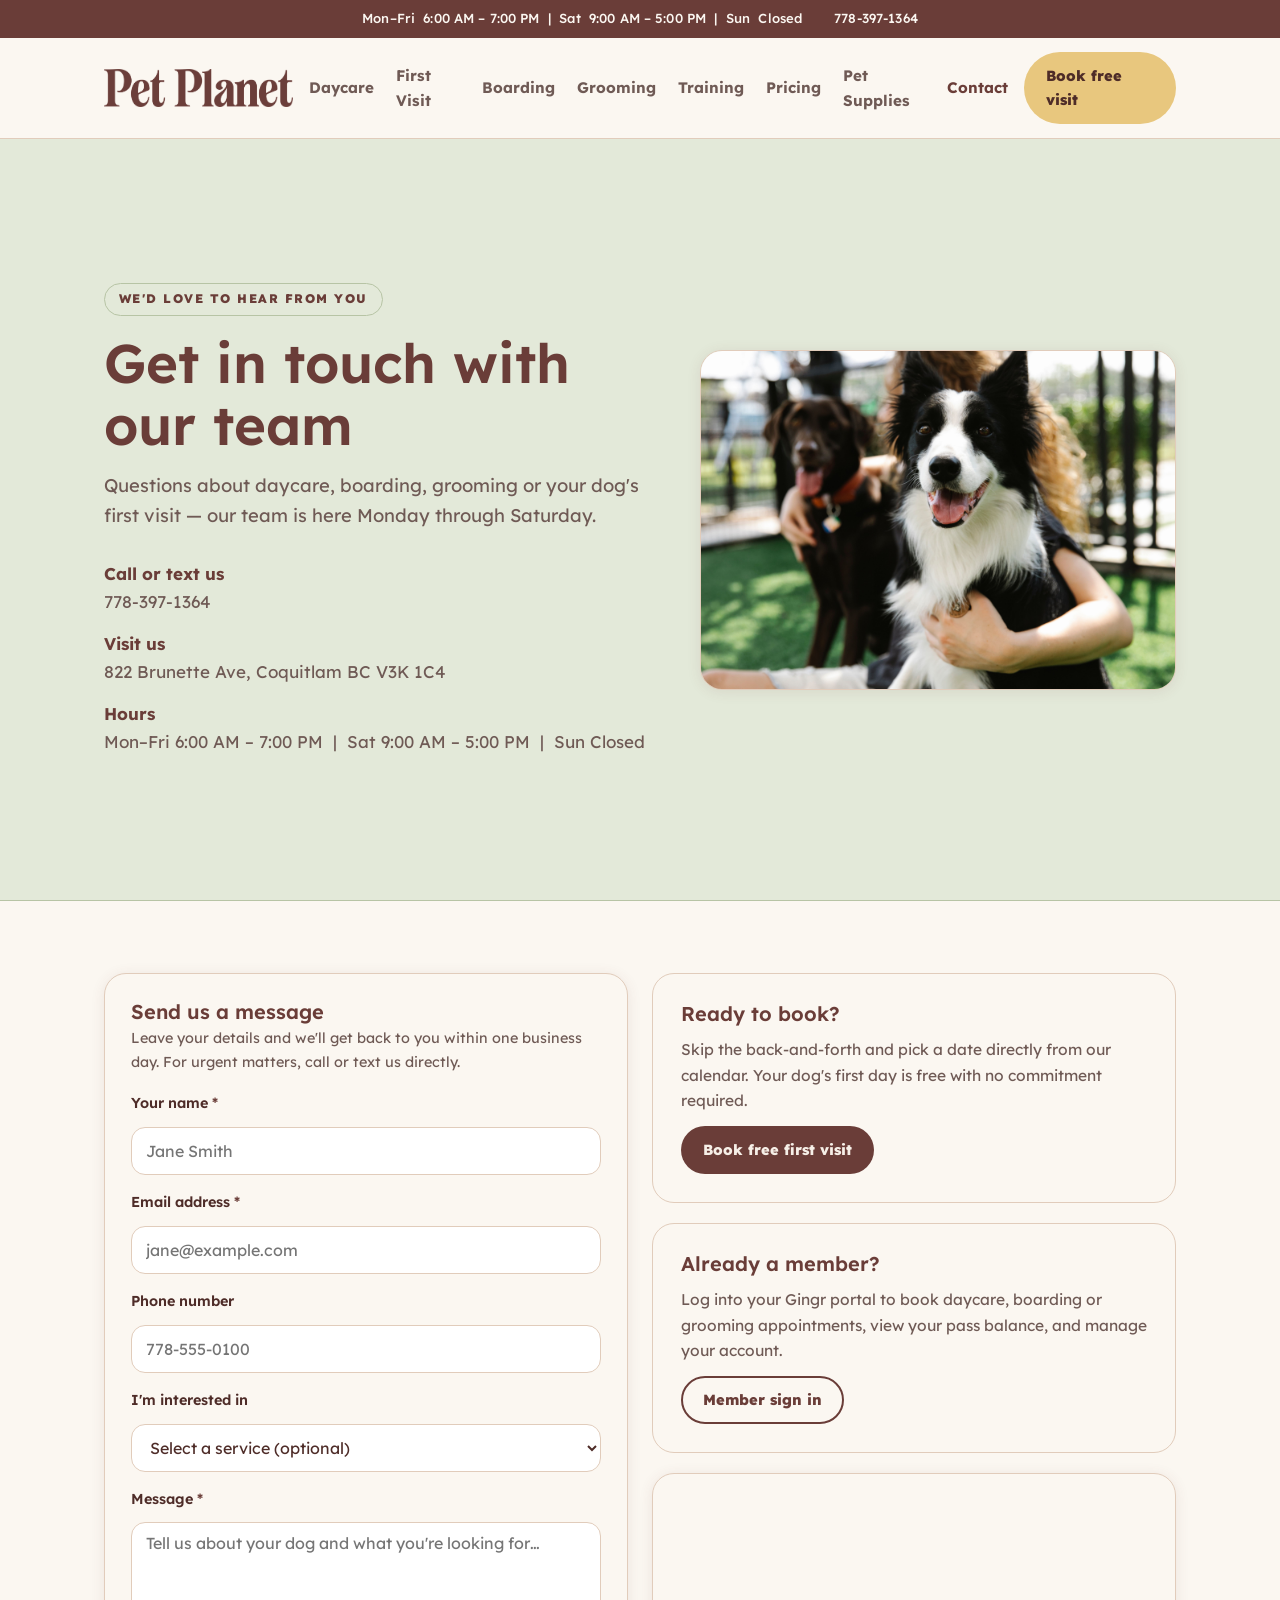
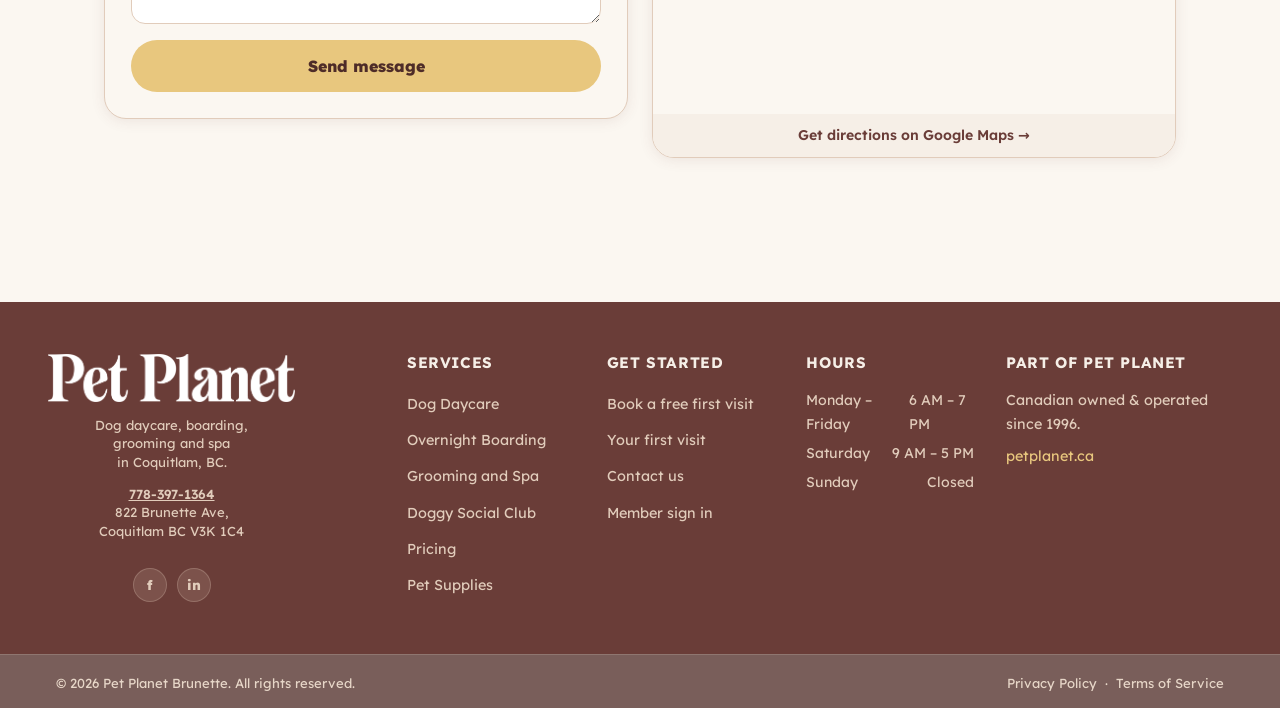
<file: contact.html>
<!DOCTYPE html>
<html lang="en">
<head>
<!-- Google tag (gtag.js) -->
<script async src="https://www.googletagmanager.com/gtag/js?id=G-MD1CS3MQ7S"></script>
<script>
  window.dataLayer = window.dataLayer || [];
  function gtag(){dataLayer.push(arguments);}
  gtag('js', new Date());

  gtag('config', 'G-MD1CS3MQ7S');
</script>
<meta charset="UTF-8">
<meta name="viewport" content="width=device-width, initial-scale=1">
<title>Contact Us | Pet Planet Brunette Dog Daycare Coquitlam</title>
<meta name="description" content="Get in touch with Pet Planet Brunette. Questions about daycare, boarding, grooming or your first visit — we're here to help. Call 778-397-1364 or send us a message.">
<link rel="preconnect" href="https://fonts.googleapis.com">
<link rel="preconnect" href="https://fonts.gstatic.com" crossorigin>
<link href="https://fonts.googleapis.com/css2?family=Lexend:wght@300;400;500;600;700;800&display=swap" rel="stylesheet">
<link rel="stylesheet" href="assets/styles.css">
<style>
  .form-group { display: flex; flex-direction: column; gap: 6px; }
  .form-group label { font-size: 0.9rem; font-weight: 600; color: var(--bark-deep); }
  .form-group input, .form-group select, .form-group textarea {
    padding: 10px 14px; border: 1.5px solid var(--bone); border-radius: var(--radius);
    font-family: inherit; font-size: 1rem; color: var(--bark-deep);
    background: #fff; transition: border-color 0.15s;
  }
  .form-group input:focus, .form-group select:focus, .form-group textarea:focus {
    outline: none; border-color: var(--bark);
  }
  .form-group textarea { resize: vertical; min-height: 100px; }
</style>
</head>
<body>

<div class="top-bar">
  <span>Mon&ndash;Fri &nbsp;6:00 AM &ndash; 7:00 PM &nbsp;|&nbsp; Sat &nbsp;9:00 AM &ndash; 5:00 PM &nbsp;|&nbsp; Sun &nbsp;Closed</span>
  <span><a href="tel:7783971364">778-397-1364</a></span>
</div>
<header class="site-header">
  <div class="header-inner">
    <a class="logo" href="index.html">
      <img class="logo-img"
           src="assets/Pet-Planet-Wordmark-Bark-RGB.png"
           alt="Pet Planet Brunette"
           onerror="this.style.display='none';this.nextElementSibling.style.display='inline'">
      <span class="logo-fallback">Pet Planet <span>Brunette</span></span>
    </a>
    <button class="nav-toggle" aria-expanded="false" aria-label="Open menu">&#9776;</button>
    <nav class="main-nav">
      <a href="index.html">Daycare</a>
      <a href="first-visit.html">First Visit</a>
      <a href="boarding.html">Boarding</a>
      <a href="grooming.html">Grooming</a>
      <a href="training.html">Training</a>
      <a href="pricing.html">Pricing</a>
      <a href="pet-supplies.html">Pet Supplies</a>
      <a href="contact.html" class="active">Contact</a>
    </nav>
    <div class="header-cta">
      
      <a class="btn btn-primary btn-sm" href="book.html">Book free visit</a>
    </div>
  </div>
</header>

<section class="hero">
  <div class="hero-inner">
    <div>
      <span class="eyebrow">We'd love to hear from you</span>
      <h1>Get in touch with our team</h1>
      <p class="lede" style="margin-top:14px;">Questions about daycare, boarding, grooming or your dog's first visit — our team is here Monday through Saturday.</p>
      <div style="margin-top:28px; display:flex; flex-direction:column; gap:14px;">
        <div style="display:flex; align-items:center; gap:12px;">
          <div>
            <div style="font-weight:700;color:var(--bark);">Call or text us</div>
            <a href="tel:7783971364" style="color:var(--ink-soft);text-decoration:none;">778-397-1364</a>
          </div>
        </div>
        <div style="display:flex; align-items:center; gap:12px;">
          <div>
            <div style="font-weight:700;color:var(--bark);">Visit us</div>
            <span style="color:var(--ink-soft);">822 Brunette Ave, Coquitlam BC V3K 1C4</span>
          </div>
        </div>
        <div style="display:flex; align-items:center; gap:12px;">
          <div>
            <div style="font-weight:700;color:var(--bark);">Hours</div>
            <span style="color:var(--ink-soft);">Mon&ndash;Fri 6:00 AM &ndash; 7:00 PM &nbsp;|&nbsp; Sat 9:00 AM &ndash; 5:00 PM &nbsp;|&nbsp; Sun Closed</span>
          </div>
        </div>
      </div>
    </div>
    <img class="hero-side-img" src="assets/dog-summer.jpg" alt="Happy dog at Pet Planet Brunette">
  </div>
</section>

<section>
  <div class="wrap">
    <div class="grid-2" style="align-items:start;">

      <!-- Contact form -->
      <div class="panel">
        <h3>Send us a message</h3>
        <p class="sub" style="margin-bottom:18px;">Leave your details and we'll get back to you within one business day. For urgent matters, call or text us directly.</p>
        <form id="contact-form" novalidate style="display:flex;flex-direction:column;gap:16px;">
          <div class="form-group">
            <label for="cf-name">Your name <span style="color:var(--bark);">*</span></label>
            <input type="text" id="cf-name" name="name" required autocomplete="name" placeholder="Jane Smith">
          </div>
          <div class="form-group">
            <label for="cf-email">Email address <span style="color:var(--bark);">*</span></label>
            <input type="email" id="cf-email" name="email" required autocomplete="email" placeholder="jane@example.com">
          </div>
          <div class="form-group">
            <label for="cf-phone">Phone number</label>
            <input type="tel" id="cf-phone" name="phone" autocomplete="tel" placeholder="778-555-0100">
          </div>
          <div class="form-group">
            <label for="cf-service">I'm interested in</label>
            <select id="cf-service" name="service">
              <option value="">Select a service (optional)</option>
              <option value="daycare">Dog Daycare</option>
              <option value="boarding">Overnight Boarding</option>
              <option value="grooming">Grooming &amp; Spa</option>
              <option value="daycare-boarding">Daycare + Boarding</option>
              <option value="training">Dog Training (Doggy Social Club)</option>
              <option value="not-sure">Not sure yet</option>
            </select>
          </div>
          <div class="form-group">
            <label for="cf-message">Message <span style="color:var(--bark);">*</span></label>
            <textarea id="cf-message" name="message" required rows="4" placeholder="Tell us about your dog and what you're looking for…"></textarea>
          </div>
          <div id="cf-error" style="display:none;color:var(--bark-deep);font-size:0.9rem;font-weight:600;"></div>
          <button type="submit" class="btn btn-primary" id="cf-submit">Send message</button>
        </form>
        <div id="cf-success" style="display:none;padding:20px;background:var(--sage-light);border-radius:var(--radius);text-align:center;">
          <strong style="color:var(--bark);">Message sent!</strong>
          <p style="margin-top:8px;color:var(--ink-soft);">We've received your message and will get back to you within one business day. Check your inbox for a confirmation.</p>
        </div>
        <script>
        (function(){
          var form = document.getElementById('contact-form');
          var errBox = document.getElementById('cf-error');
          var btn = document.getElementById('cf-submit');
          form.addEventListener('submit', function(e){
            e.preventDefault();
            errBox.style.display = 'none';
            var name = document.getElementById('cf-name').value.trim();
            var email = document.getElementById('cf-email').value.trim();
            var message = document.getElementById('cf-message').value.trim();
            if (!name || !email || !message) {
              errBox.textContent = 'Please fill in your name, email and message.';
              errBox.style.display = 'block';
              return;
            }
            btn.disabled = true;
            btn.textContent = 'Sending…';
            var payload = {
              name: name,
              email: email,
              phone: document.getElementById('cf-phone').value.trim(),
              service: document.getElementById('cf-service').value,
              message: message,
              source: 'contact-page'
            };
            fetch('submit.php', {
              method: 'POST',
              headers: {'Content-Type': 'application/json'},
              body: JSON.stringify(payload)
            })
            .then(function(r){ return r.json(); })
            .then(function(data){
              if (data.ok) {
                form.style.display = 'none';
                document.getElementById('cf-success').style.display = 'block';
                if (window.fbq) fbq('track', 'Lead');
              } else {
                errBox.textContent = 'Something went wrong. Please try again or call us at 778-397-1364.';
                errBox.style.display = 'block';
                btn.disabled = false;
                btn.textContent = 'Send message';
              }
            })
            .catch(function(){
              errBox.textContent = 'Something went wrong. Please try again or call us at 778-397-1364.';
              errBox.style.display = 'block';
              btn.disabled = false;
              btn.textContent = 'Send message';
            });
          });
        })();
        </script>
      </div>

      <!-- Info cards -->
      <div style="display:flex;flex-direction:column;gap:20px;">
        <div class="card">
          <h3>Ready to book?</h3>
          <p>Skip the back-and-forth and pick a date directly from our calendar. Your dog's first day is free with no commitment required.</p>
          <a class="btn btn-dark btn-sm" href="book.html" style="align-self:flex-start;">Book free first visit</a>
        </div>
        <div class="card">
          <h3>Already a member?</h3>
          <p>Log into your Gingr portal to book daycare, boarding or grooming appointments, view your pass balance, and manage your account.</p>
          <a class="btn btn-ghost btn-sm" href="https://petplanetdaycare.portal.gingrapp.com/public/login" style="align-self:flex-start;">Member sign in</a>
        </div>
        <!-- Google Map embed -->
        <div style="border-radius:var(--radius-lg);overflow:hidden;border:1px solid var(--bone);box-shadow:var(--shadow);">
          <iframe
            src="https://www.google.com/maps/embed?pb=!1m18!1m12!1m3!1d2603.407!2d-122.8979!3d49.2265!2m3!1f0!2f0!3f0!3m2!1i1024!2i768!4f13.1!3m3!1m2!1s0x0%3A0x0!2zNDnCsDEzJzM1LjQiTiAxMjLCsDUzJzQ0LjQiVw!5e0!3m2!1sen!2sca!4v1234567890"
            width="100%" height="240" style="border:0;display:block;" allowfullscreen="" loading="lazy"
            referrerpolicy="no-referrer-when-downgrade"
            title="Pet Planet Brunette location map">
          </iframe>
          <a href="https://maps.app.goo.gl/1DDS1hASEaFt7hAe8" target="_blank" rel="noopener" style="display:block;text-align:center;padding:10px;background:var(--bone-light);font-size:0.88rem;font-weight:600;color:var(--bark);text-decoration:none;">Get directions on Google Maps &rarr;</a>
        </div>
      </div>

    </div>
  </div>
</section>

<footer class="site-footer">
  <div class="footer-left">
    <img src="assets/Pet-Planet-Wordmark-Bark-RGB.png" alt="Pet Planet Brunette" style="filter:brightness(10);">
    <p>Dog daycare, boarding,<br>grooming and spa<br>in Coquitlam, BC.</p>
    <p><a href="tel:7783971364" style="color:var(--bone);font-weight:600;">778-397-1364</a><br>822 Brunette Ave,<br>Coquitlam BC V3K 1C4</p>
    <div class="footer-social">
      <a href="https://www.facebook.com/Petplanetbrunette" aria-label="Facebook" title="Facebook">f</a>
      <a href="https://www.instagram.com/petplanetbrunette/" aria-label="Instagram" title="Instagram">in</a>
    </div>
  </div>
  <div class="footer-right">
    <div>
      <h4>Services</h4>
      <ul>
        <li><a href="index.html">Dog Daycare</a></li>
        <li><a href="boarding.html">Overnight Boarding</a></li>
        <li><a href="grooming.html">Grooming and Spa</a></li>
        <li><a href="training.html">Doggy Social Club</a></li>
        <li><a href="pricing.html">Pricing</a></li>
        <li><a href="pet-supplies.html">Pet Supplies</a></li>
      </ul>
    </div>
    <div>
      <h4>Get Started</h4>
      <ul>
        <li><a href="book.html">Book a free first visit</a></li>
        <li><a href="first-visit.html">Your first visit</a></li>
        <li><a href="contact.html">Contact us</a></li>
        <li><a href="https://petplanetdaycare.portal.gingrapp.com/public/login">Member sign in</a></li>
      </ul>
    </div>
    <div>
      <h4>Hours</h4>
      <div class="hours-row"><span>Monday &ndash; Friday</span><span>6 AM &ndash; 7 PM</span></div>
      <div class="hours-row"><span>Saturday</span><span>9 AM &ndash; 5 PM</span></div>
      <div class="hours-row"><span>Sunday</span><span>Closed</span></div>
    </div>
    <div>
      <h4>Part of Pet Planet</h4>
      <p>Canadian owned &amp; operated since 1996.</p>
      <p style="margin-top:8px;"><a href="https://petplanet.ca" style="color:var(--butter);">petplanet.ca</a></p>
    </div>
  </div>
</footer>
<div class="footer-legal">
  <span>&copy; 2026 Pet Planet Brunette. All rights reserved.</span>
  <span>
    <a href="https://petplanet.ca/policies/privacy-policy">Privacy Policy</a> &nbsp;&middot;&nbsp;
    <a href="https://petplanet.ca/policies/terms-of-service">Terms of Service</a>
  </span>
</div><script src="assets/app.js?v=20261023"></script>
</body>
</html>
</file>
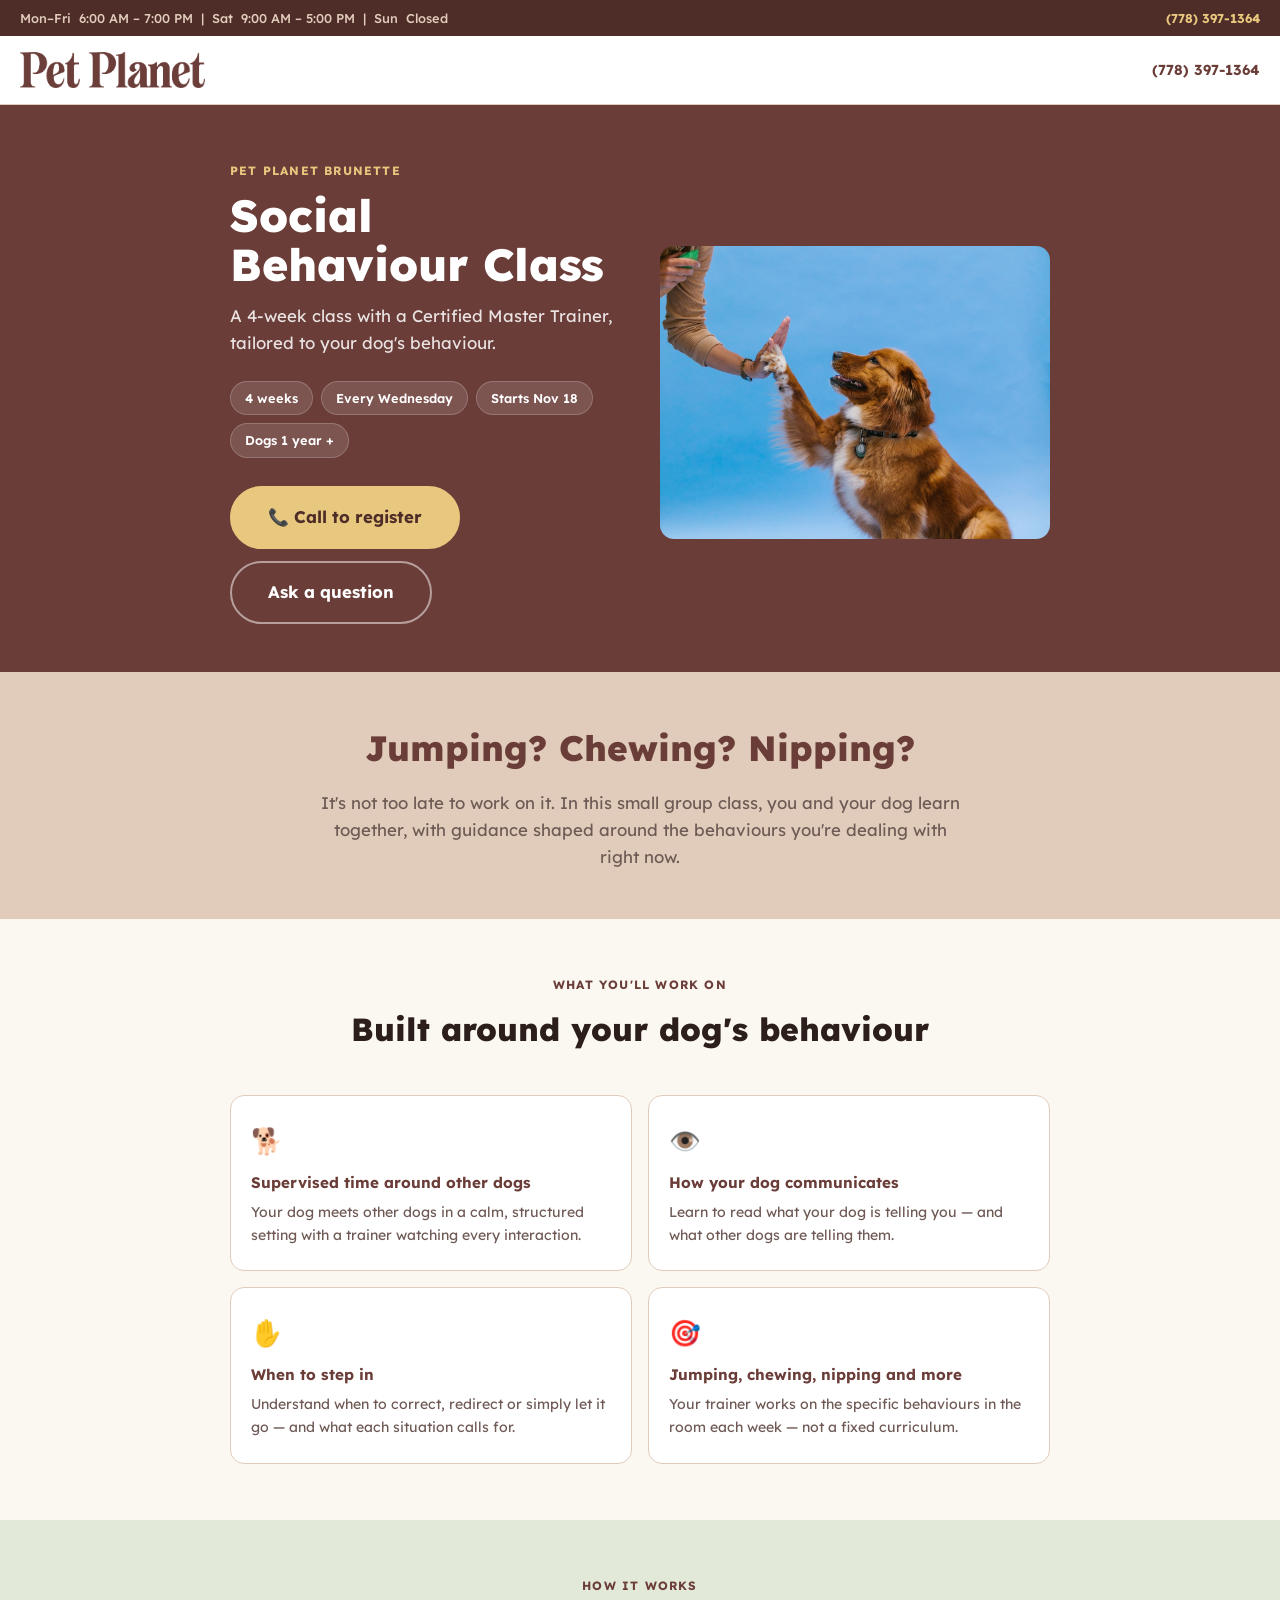
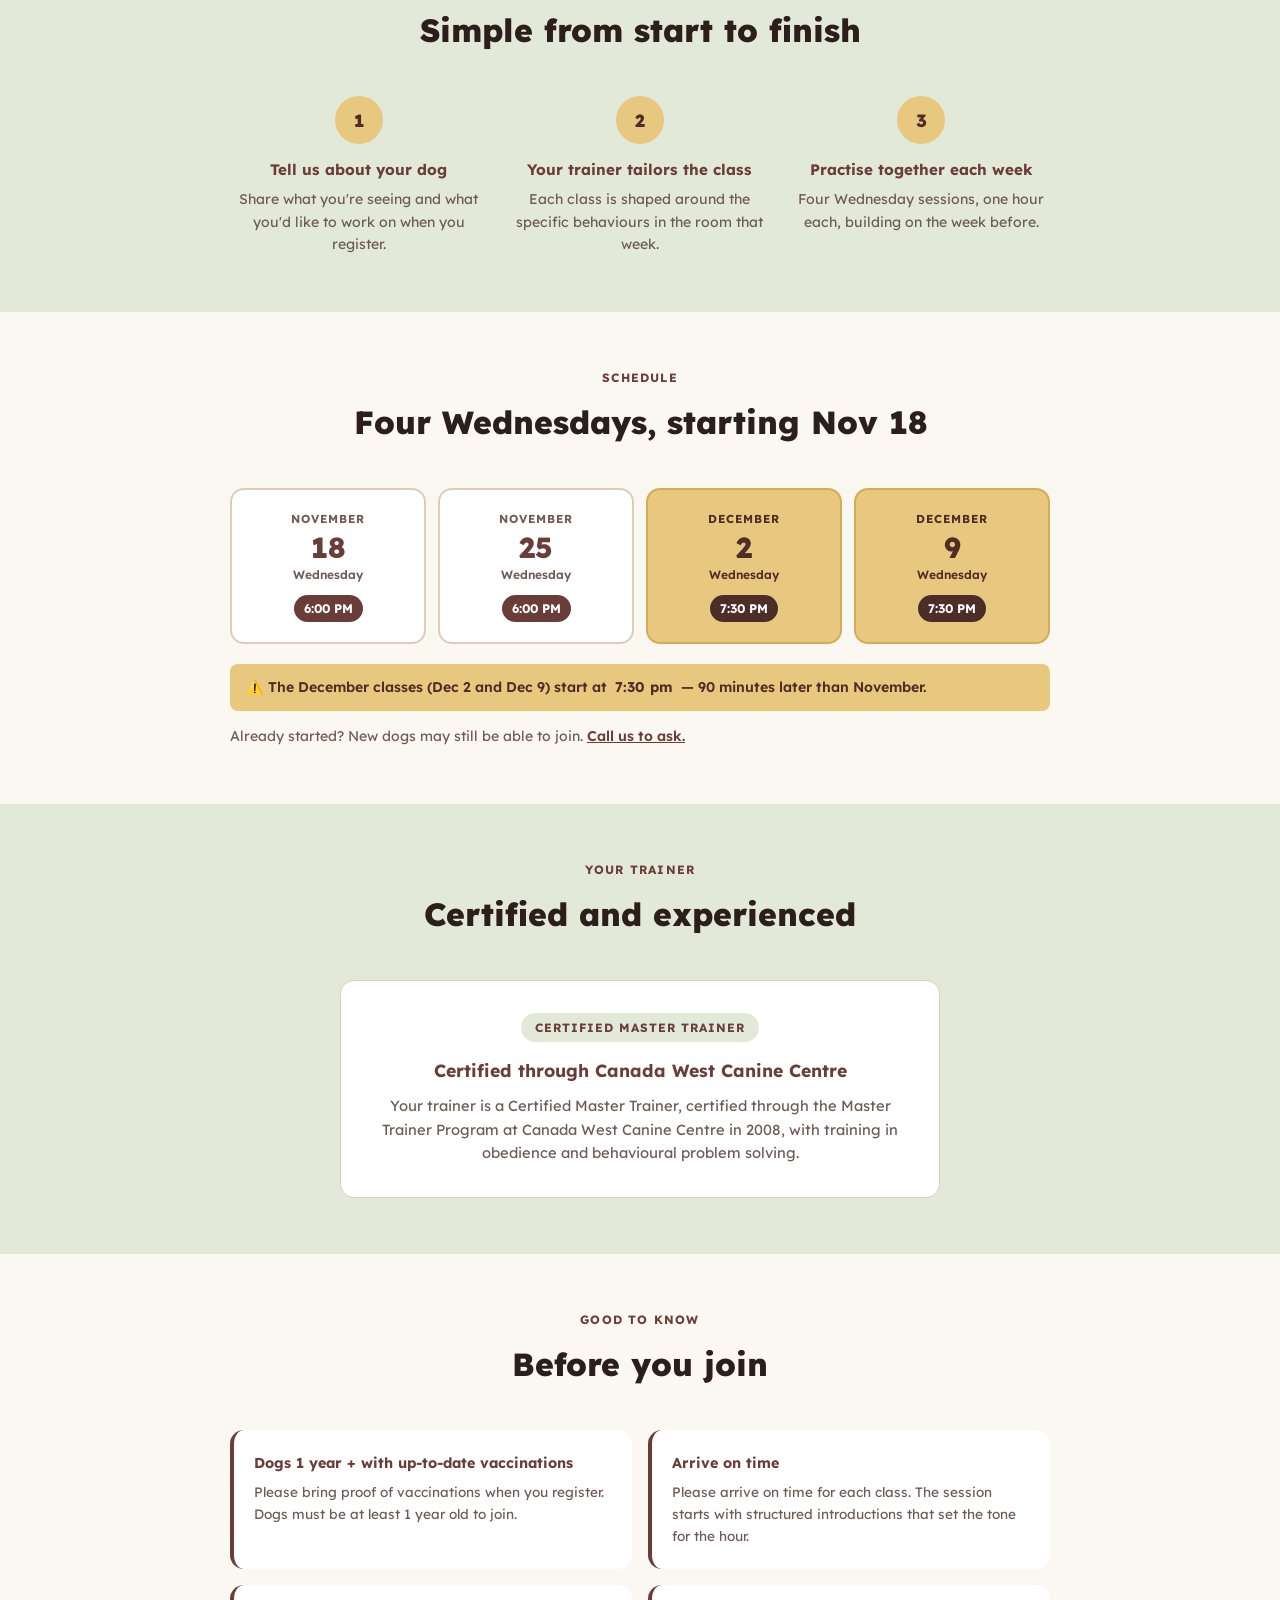
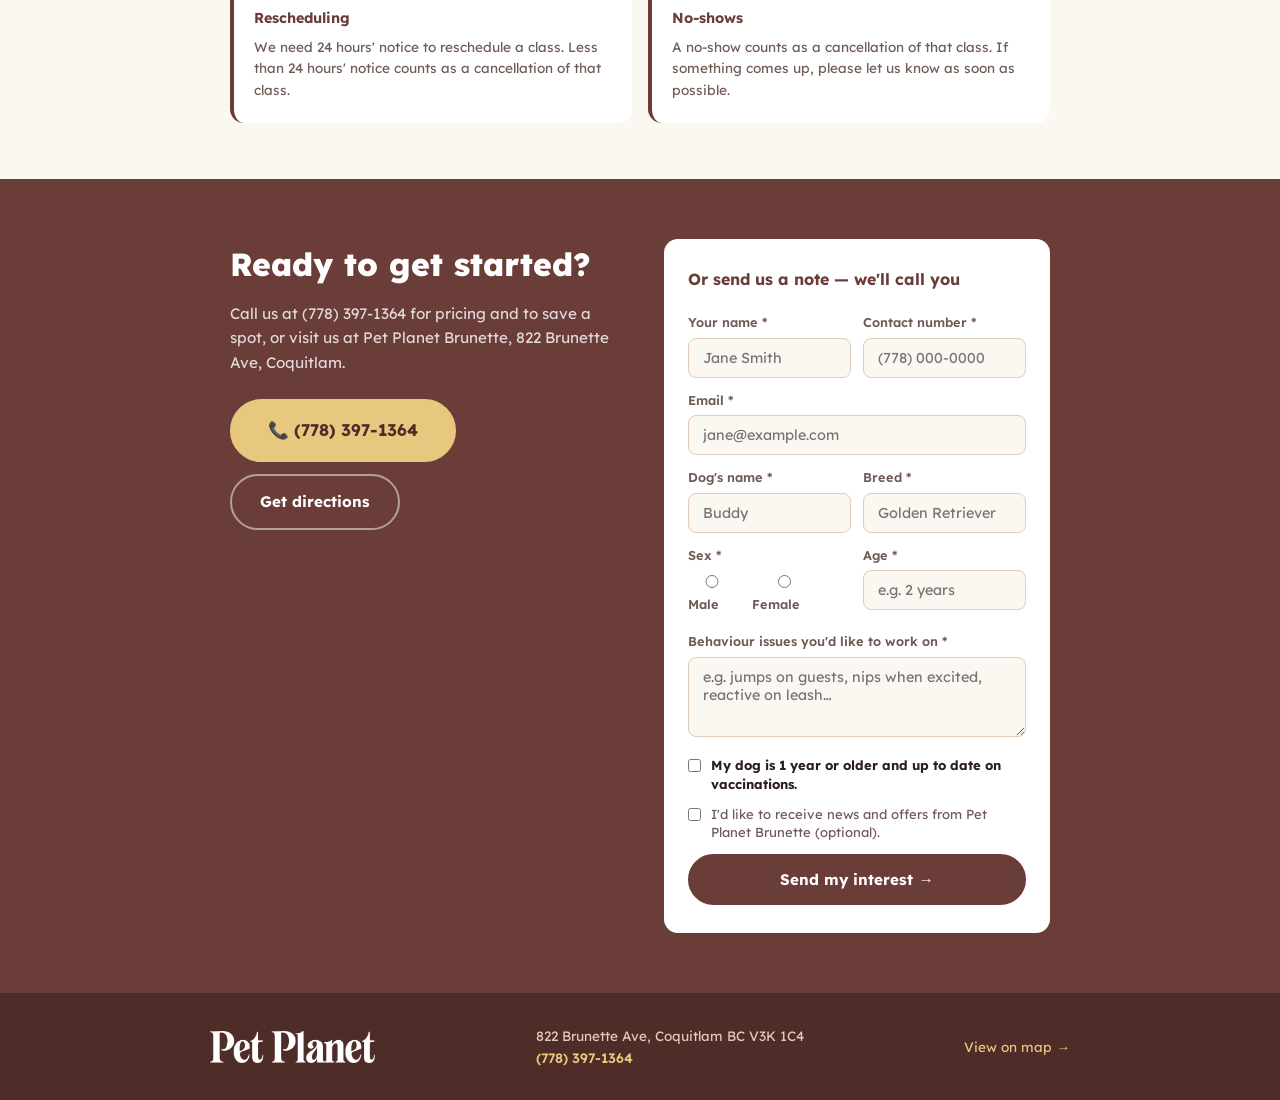
<file: dog-behaviour-class.html>
<!DOCTYPE html>
<html lang="en">
<head>
<!-- Google tag (gtag.js) -->
<script async src="https://www.googletagmanager.com/gtag/js?id=G-MD1CS3MQ7S"></script>
<script>
  window.dataLayer = window.dataLayer || [];
  function gtag(){dataLayer.push(arguments);}
  gtag('js', new Date());
  gtag('config', 'G-MD1CS3MQ7S');
  // Google Ads conversion — replace AW-XXXXXXXXX/YYYYYYY with your conversion ID
  // gtag('config', 'AW-XXXXXXXXX');
</script>
<meta charset="UTF-8">
<meta name="viewport" content="width=device-width, initial-scale=1">
<title>Dog Behaviour Class in Coquitlam | Pet Planet Brunette</title>
<meta name="description" content="A 4-week Social Behaviour Class at Pet Planet Brunette, led by a Certified Master Trainer. Wednesdays from Nov 18. Call (778) 397-1364.">
<meta name="keywords" content="dog behaviour class coquitlam, dog training coquitlam, dog trainer coquitlam, dog training tri cities, group dog training classes">
<link rel="preconnect" href="https://fonts.googleapis.com">
<link rel="preconnect" href="https://fonts.gstatic.com" crossorigin>
<link href="https://fonts.googleapis.com/css2?family=Lexend:wght@300;400;500;600;700;800&display=swap" rel="stylesheet">
<style>
  :root {
    --bark: #6A3D38;
    --bark-deep: #4E2C28;
    --butter: #E8C77E;
    --butter-deep: #D4AC55;
    --bone: #E1CCBB;
    --bone-light: #FBF7F1;
    --sage: #B7C4A5;
    --sage-light: #E3E9D9;
    --ink: #2C1E1B;
    --ink-soft: #6F5A55;
    --white: #fff;
    --radius: 14px;
    --radius-sm: 8px;
  }
  *, *::before, *::after { box-sizing: border-box; margin: 0; padding: 0; }
  html { scroll-behavior: smooth; }
  body { font-family: 'Lexend', sans-serif; background: var(--bone-light); color: var(--ink); font-size: 16px; line-height: 1.6; }
  img { max-width: 100%; display: block; }
  a { color: var(--bark); }

  /* ── Sticky call bar (mobile only) ── */
  .sticky-call {
    display: none;
    position: fixed; bottom: 0; left: 0; right: 0; z-index: 100;
    background: var(--bark); padding: 14px 20px;
    box-shadow: 0 -2px 12px rgba(0,0,0,0.15);
  }
  .sticky-call a {
    display: flex; align-items: center; justify-content: center; gap: 10px;
    color: var(--white); font-weight: 700; font-size: 1rem; text-decoration: none;
  }
  .sticky-call .call-icon { font-size: 1.1rem; }
  @media (max-width: 680px) { .sticky-call { display: block; } }

  /* ── Top bar ── */
  .top-bar {
    background: var(--bark-deep); color: var(--bone); font-size: 0.8rem; font-weight: 500;
    padding: 8px 20px; display: flex; justify-content: space-between; align-items: center; gap: 12px;
    flex-wrap: wrap;
  }
  .top-bar a { color: var(--butter); text-decoration: none; font-weight: 700; }

  /* ── Site header ── */
  .site-header {
    background: var(--white); border-bottom: 1px solid var(--bone);
    padding: 16px 20px; display: flex; align-items: center; justify-content: space-between; gap: 16px;
  }
  .logo-img { height: 36px; width: auto; }
  .logo-fallback { font-weight: 800; font-size: 1.1rem; color: var(--bark); display: none; }
  .header-phone { font-weight: 700; font-size: 0.9rem; color: var(--bark); text-decoration: none; }

  /* ── Wrap ── */
  .wrap { max-width: 860px; margin: 0 auto; padding: 0 20px; }

  /* ── Buttons ── */
  .btn { display: inline-flex; align-items: center; justify-content: center; gap: 8px;
    font-family: 'Lexend', sans-serif; font-weight: 700; font-size: 0.95rem;
    padding: 14px 28px; border-radius: 999px; text-decoration: none; cursor: pointer;
    border: 2px solid transparent; transition: opacity .15s, transform .1s; white-space: nowrap; }
  .btn:active { transform: scale(.97); }
  .btn-primary { background: var(--bark); color: var(--white); border-color: var(--bark); }
  .btn-primary:hover { background: var(--bark-deep); border-color: var(--bark-deep); }
  .btn-ghost { background: transparent; color: var(--bark); border-color: var(--bark); }
  .btn-ghost:hover { background: var(--bark); color: var(--white); }
  .btn-butter { background: var(--butter); color: var(--bark-deep); border-color: var(--butter); }
  .btn-butter:hover { background: var(--butter-deep); border-color: var(--butter-deep); }
  .btn-lg { padding: 16px 36px; font-size: 1.05rem; }
  .btn-block { width: 100%; }
  .btn-group { display: flex; gap: 12px; flex-wrap: wrap; align-items: center; }

  /* ── Eyebrow ── */
  .eyebrow { display: block; font-size: 0.75rem; font-weight: 700; letter-spacing: 0.1em;
    text-transform: uppercase; color: var(--bark); margin-bottom: 10px; }

  /* ── Hero ── */
  .hero { background: var(--bark); color: var(--white); padding: 56px 20px 48px; }
  .hero .wrap { display: grid; grid-template-columns: 1fr 1fr; gap: 40px; align-items: center; }
  .hero .eyebrow { color: var(--butter); }
  .hero h1 { font-size: clamp(2rem, 5vw, 2.8rem); font-weight: 800; line-height: 1.1; margin-bottom: 14px; }
  .hero .subhead { font-size: 1.05rem; color: rgba(255,255,255,0.85); margin-bottom: 24px; }
  .facts-strip {
    display: flex; flex-wrap: wrap; gap: 8px; margin-bottom: 28px;
  }
  .fact-pill {
    background: rgba(255,255,255,0.12); color: var(--white);
    font-size: 0.8rem; font-weight: 600; padding: 6px 14px; border-radius: 999px;
    border: 1px solid rgba(255,255,255,0.2);
  }
  .hero-img {
    border-radius: var(--radius); overflow: hidden; aspect-ratio: 4/3; object-fit: cover; width: 100%;
  }
  .hero .btn-ghost { color: var(--white); border-color: rgba(255,255,255,0.5); }
  .hero .btn-ghost:hover { background: rgba(255,255,255,0.15); border-color: var(--white); }
  @media (max-width: 680px) {
    .hero .wrap { grid-template-columns: 1fr; }
    .hero-img { display: none; }
    .hero { padding: 40px 20px 36px; }
  }

  /* ── Sections ── */
  section { padding: 56px 0; }
  section.alt { background: var(--sage-light); }
  section.dark { background: var(--bark); color: var(--white); }
  .section-head { text-align: center; margin-bottom: 40px; }
  .section-head h2 { font-size: clamp(1.5rem, 3.5vw, 2rem); font-weight: 800; margin-bottom: 10px; }
  .section-head p { color: var(--ink-soft); max-width: 540px; margin: 0 auto; }

  /* ── Problem hook ── */
  .problem-hook { background: var(--bone); padding: 48px 20px; }
  .problem-hook-inner { max-width: 640px; margin: 0 auto; text-align: center; }
  .problem-hook h2 { font-size: clamp(1.6rem, 4vw, 2.2rem); font-weight: 800; color: var(--bark); margin-bottom: 14px; }
  .problem-hook p { font-size: 1.05rem; color: var(--ink-soft); }

  /* ── 4 tiles ── */
  .tiles { display: grid; grid-template-columns: repeat(2, 1fr); gap: 16px; }
  .tile {
    background: var(--white); border-radius: var(--radius); padding: 24px 20px;
    border: 1px solid var(--bone);
  }
  .tile-icon { font-size: 1.6rem; margin-bottom: 10px; }
  .tile h3 { font-size: 0.95rem; font-weight: 700; color: var(--bark); margin-bottom: 6px; }
  .tile p { font-size: 0.88rem; color: var(--ink-soft); }
  @media (max-width: 480px) { .tiles { grid-template-columns: 1fr; } }

  /* ── Steps ── */
  .steps { display: grid; grid-template-columns: repeat(3, 1fr); gap: 24px; }
  .step { text-align: center; }
  .step-num {
    width: 48px; height: 48px; border-radius: 50%;
    background: var(--butter); color: var(--bark-deep);
    font-size: 1.1rem; font-weight: 800;
    display: flex; align-items: center; justify-content: center;
    margin: 0 auto 14px;
  }
  .step h3 { font-size: 0.95rem; font-weight: 700; color: var(--bark); margin-bottom: 6px; }
  .step p { font-size: 0.88rem; color: var(--ink-soft); }
  @media (max-width: 600px) { .steps { grid-template-columns: 1fr; gap: 16px; } .step { text-align: left; display: flex; gap: 16px; align-items: flex-start; } .step-num { flex-shrink: 0; margin: 0; } }

  /* ── Schedule ── */
  .date-cards { display: grid; grid-template-columns: repeat(4, 1fr); gap: 12px; margin-bottom: 20px; }
  .date-card {
    background: var(--white); border: 2px solid var(--bone); border-radius: var(--radius);
    padding: 20px 14px; text-align: center;
  }
  .date-card.dec { background: var(--butter); border-color: var(--butter-deep); }
  .date-card .month { font-size: 0.72rem; font-weight: 700; letter-spacing: 0.08em; text-transform: uppercase; color: var(--ink-soft); margin-bottom: 4px; }
  .date-card.dec .month { color: var(--bark-deep); }
  .date-card .day { font-size: 1.8rem; font-weight: 800; color: var(--bark); line-height: 1; margin-bottom: 4px; }
  .date-card.dec .day { color: var(--bark-deep); }
  .date-card .weekday { font-size: 0.75rem; font-weight: 600; color: var(--ink-soft); margin-bottom: 10px; }
  .date-card.dec .weekday { color: var(--bark-deep); }
  .date-card .time {
    display: inline-block; background: var(--bark); color: var(--white);
    font-size: 0.78rem; font-weight: 700; padding: 4px 10px; border-radius: 999px;
  }
  .date-card.dec .time { background: var(--bark-deep); }
  .dec-note {
    background: var(--butter); border-radius: var(--radius-sm); padding: 12px 16px;
    font-size: 0.88rem; font-weight: 600; color: var(--bark-deep);
    display: flex; align-items: center; gap: 8px; margin-bottom: 14px;
  }
  .late-join { font-size: 0.88rem; color: var(--ink-soft); }
  .late-join a { color: var(--bark); font-weight: 600; }
  @media (max-width: 600px) { .date-cards { grid-template-columns: repeat(2, 1fr); } }

  /* ── Trainer ── */
  .trainer-block {
    background: var(--white); border-radius: var(--radius); padding: 32px 28px;
    border: 1px solid var(--bone); max-width: 600px; margin: 0 auto; text-align: center;
  }
  .trainer-badge {
    display: inline-block; background: var(--sage-light); color: var(--bark);
    font-size: 0.75rem; font-weight: 700; letter-spacing: 0.08em; text-transform: uppercase;
    padding: 5px 14px; border-radius: 999px; margin-bottom: 14px;
  }
  .trainer-block h3 { font-size: 1.1rem; font-weight: 700; color: var(--bark); margin-bottom: 10px; }
  .trainer-block p { font-size: 0.92rem; color: var(--ink-soft); }

  /* ── Policies ── */
  .policy-list { display: grid; grid-template-columns: 1fr 1fr; gap: 16px; }
  .policy {
    background: var(--white); border-radius: var(--radius); padding: 22px 20px;
    border-left: 4px solid var(--bark);
  }
  .policy h3 { font-size: 0.9rem; font-weight: 700; color: var(--bark); margin-bottom: 6px; }
  .policy p { font-size: 0.85rem; color: var(--ink-soft); }
  @media (max-width: 600px) { .policy-list { grid-template-columns: 1fr; } }

  /* ── CTA + Form ── */
  .cta-section { background: var(--bark); color: var(--white); padding: 60px 20px; }
  .cta-section .wrap { display: grid; grid-template-columns: 1fr 1fr; gap: 48px; align-items: start; }
  .cta-left h2 { font-size: clamp(1.5rem, 3.5vw, 2rem); font-weight: 800; margin-bottom: 12px; }
  .cta-left p { color: rgba(255,255,255,0.8); margin-bottom: 24px; font-size: 0.95rem; }
  .cta-left .btn-group { margin-bottom: 0; }
  .cta-left .btn-ghost { color: var(--white); border-color: rgba(255,255,255,0.5); }
  .cta-left .btn-ghost:hover { background: rgba(255,255,255,0.15); border-color: var(--white); }

  /* ── Form ── */
  .interest-form {
    background: var(--white); border-radius: var(--radius); padding: 28px 24px;
  }
  .interest-form h3 { font-size: 1rem; font-weight: 700; color: var(--bark); margin-bottom: 20px; }
  .form-row { display: grid; grid-template-columns: 1fr 1fr; gap: 12px; }
  .field { margin-bottom: 12px; }
  .field label { display: block; font-size: 0.8rem; font-weight: 600; color: var(--ink-soft); margin-bottom: 5px; }
  .field input, .field select, .field textarea {
    width: 100%; font-family: 'Lexend', sans-serif; font-size: 0.9rem;
    padding: 10px 14px; border: 1.5px solid var(--bone); border-radius: var(--radius-sm);
    background: var(--bone-light); color: var(--ink);
    transition: border-color .15s;
  }
  .field input:focus, .field select:focus, .field textarea:focus {
    outline: none; border-color: var(--bark);
  }
  .field textarea { resize: vertical; min-height: 80px; }
  .field-check { display: flex; gap: 10px; align-items: flex-start; margin-bottom: 12px; }
  .field-check input[type=checkbox] { margin-top: 3px; flex-shrink: 0; accent-color: var(--bark); }
  .field-check label { font-size: 0.82rem; color: var(--ink-soft); line-height: 1.4; }
  .field-check label strong { color: var(--ink); }
  .radio-group { display: flex; gap: 16px; }
  .radio-opt { display: flex; align-items: center; gap: 6px; font-size: 0.88rem; cursor: pointer; }
  .radio-opt input { accent-color: var(--bark); }
  .form-submit { margin-top: 4px; }
  .form-thanks {
    display: none; text-align: center; padding: 24px 0;
  }
  .form-thanks .check { font-size: 2.4rem; margin-bottom: 10px; }
  .form-thanks h3 { font-size: 1.1rem; font-weight: 700; color: var(--bark); margin-bottom: 8px; }
  .form-thanks p { font-size: 0.88rem; color: var(--ink-soft); }
  @media (max-width: 680px) {
    .cta-section .wrap { grid-template-columns: 1fr; }
    .form-row { grid-template-columns: 1fr; }
  }

  /* ── Footer ── */
  .page-footer {
    background: var(--bark-deep); color: var(--bone); padding: 32px 20px;
  }
  .footer-inner {
    max-width: 860px; margin: 0 auto;
    display: flex; flex-wrap: wrap; gap: 24px; align-items: center; justify-content: space-between;
  }
  .footer-logo img { height: 32px; filter: brightness(10); }
  .footer-logo .logo-fallback { display: none; color: var(--butter); font-weight: 800; font-size: 1rem; }
  .footer-info { font-size: 0.85rem; }
  .footer-info a { color: var(--butter); text-decoration: none; font-weight: 600; }
  .footer-map a { font-size: 0.85rem; color: var(--butter); text-decoration: none; }

  /* ── Misc ── */
  .text-center { text-align: center; }
  .mt-sm { margin-top: 8px; }
  .mt { margin-top: 16px; }
</style>
</head>
<body>

<!-- Sticky call bar — mobile only -->
<div class="sticky-call">
  <a href="tel:7783971364">
    <span class="call-icon">📞</span>
    Call to register — (778) 397-1364
  </a>
</div>

<!-- Top bar -->
<div class="top-bar">
  <span>Mon–Fri &nbsp;6:00 AM – 7:00 PM &nbsp;|&nbsp; Sat &nbsp;9:00 AM – 5:00 PM &nbsp;|&nbsp; Sun &nbsp;Closed</span>
  <a href="tel:7783971364">(778) 397-1364</a>
</div>

<!-- Header -->
<header class="site-header">
  <a href="index.html">
    <img class="logo-img"
         src="assets/Pet-Planet-Wordmark-Bark-RGB.png"
         alt="Pet Planet Brunette"
         onerror="this.style.display='none';this.nextElementSibling.style.display='inline'">
    <span class="logo-fallback">Pet Planet Brunette</span>
  </a>
  <a class="header-phone" href="tel:7783971364">(778) 397-1364</a>
</header>

<!-- 1. Hero -->
<section class="hero" style="padding:56px 0 48px;">
  <div class="wrap">
    <div>
      <span class="eyebrow">Pet Planet Brunette</span>
      <h1>Social Behaviour Class</h1>
      <p class="subhead">A 4-week class with a Certified Master Trainer, tailored to your dog's behaviour.</p>
      <div class="facts-strip">
        <span class="fact-pill">4 weeks</span>
        <span class="fact-pill">Every Wednesday</span>
        <span class="fact-pill">Starts Nov 18</span>
        <span class="fact-pill">Dogs 1 year +</span>
      </div>
      <div class="btn-group">
        <a class="btn btn-butter btn-lg" href="tel:7783971364">📞 Call to register</a>
        <a class="btn btn-ghost btn-lg" href="#interest-form">Ask a question</a>
      </div>
    </div>
    <img class="hero-img"
         src="assets/doggy-social-club-training.jpg"
         alt="Dog training session at Pet Planet Brunette"
         onerror="this.style.display='none'">
  </div>
</section>

<!-- 2. Problem hook -->
<div class="problem-hook">
  <div class="problem-hook-inner">
    <h2>Jumping? Chewing? Nipping?</h2>
    <p>It's not too late to work on it. In this small group class, you and your dog learn together, with guidance shaped around the behaviours you're dealing with right now.</p>
  </div>
</div>

<!-- 3. What you'll work on -->
<section>
  <div class="wrap">
    <div class="section-head">
      <span class="eyebrow">What you'll work on</span>
      <h2>Built around your dog's behaviour</h2>
    </div>
    <div class="tiles">
      <div class="tile">
        <div class="tile-icon">🐕</div>
        <h3>Supervised time around other dogs</h3>
        <p>Your dog meets other dogs in a calm, structured setting with a trainer watching every interaction.</p>
      </div>
      <div class="tile">
        <div class="tile-icon">👁️</div>
        <h3>How your dog communicates</h3>
        <p>Learn to read what your dog is telling you — and what other dogs are telling them.</p>
      </div>
      <div class="tile">
        <div class="tile-icon">✋</div>
        <h3>When to step in</h3>
        <p>Understand when to correct, redirect or simply let it go — and what each situation calls for.</p>
      </div>
      <div class="tile">
        <div class="tile-icon">🎯</div>
        <h3>Jumping, chewing, nipping and more</h3>
        <p>Your trainer works on the specific behaviours in the room each week — not a fixed curriculum.</p>
      </div>
    </div>
  </div>
</section>

<!-- 4. How it works -->
<section class="alt">
  <div class="wrap">
    <div class="section-head">
      <span class="eyebrow">How it works</span>
      <h2>Simple from start to finish</h2>
    </div>
    <div class="steps">
      <div class="step">
        <div class="step-num">1</div>
        <div>
          <h3>Tell us about your dog</h3>
          <p>Share what you're seeing and what you'd like to work on when you register.</p>
        </div>
      </div>
      <div class="step">
        <div class="step-num">2</div>
        <div>
          <h3>Your trainer tailors the class</h3>
          <p>Each class is shaped around the specific behaviours in the room that week.</p>
        </div>
      </div>
      <div class="step">
        <div class="step-num">3</div>
        <div>
          <h3>Practise together each week</h3>
          <p>Four Wednesday sessions, one hour each, building on the week before.</p>
        </div>
      </div>
    </div>
  </div>
</section>

<!-- 5. Schedule -->
<section>
  <div class="wrap">
    <div class="section-head">
      <span class="eyebrow">Schedule</span>
      <h2>Four Wednesdays, starting Nov 18</h2>
    </div>
    <div class="date-cards">
      <div class="date-card">
        <div class="month">November</div>
        <div class="day">18</div>
        <div class="weekday">Wednesday</div>
        <span class="time">6:00 PM</span>
      </div>
      <div class="date-card">
        <div class="month">November</div>
        <div class="day">25</div>
        <div class="weekday">Wednesday</div>
        <span class="time">6:00 PM</span>
      </div>
      <div class="date-card dec">
        <div class="month">December</div>
        <div class="day">2</div>
        <div class="weekday">Wednesday</div>
        <span class="time">7:30 PM</span>
      </div>
      <div class="date-card dec">
        <div class="month">December</div>
        <div class="day">9</div>
        <div class="weekday">Wednesday</div>
        <span class="time">7:30 PM</span>
      </div>
    </div>
    <div class="dec-note">
      ⚠️ The December classes (Dec 2 and Dec 9) start at <strong>7:30 pm</strong> — 90 minutes later than November.
    </div>
    <p class="late-join">Already started? New dogs may still be able to join. <a href="tel:7783971364">Call us to ask.</a></p>
  </div>
</section>

<!-- 6. Trainer -->
<section class="alt">
  <div class="wrap">
    <div class="section-head">
      <span class="eyebrow">Your trainer</span>
      <h2>Certified and experienced</h2>
    </div>
    <div class="trainer-block">
      <span class="trainer-badge">Certified Master Trainer</span>
      <h3>Certified through Canada West Canine Centre</h3>
      <p>Your trainer is a Certified Master Trainer, certified through the Master Trainer Program at Canada West Canine Centre in 2008, with training in obedience and behavioural problem solving.</p>
    </div>
  </div>
</section>

<!-- 7. Policies -->
<section>
  <div class="wrap">
    <div class="section-head">
      <span class="eyebrow">Good to know</span>
      <h2>Before you join</h2>
    </div>
    <div class="policy-list">
      <div class="policy">
        <h3>Dogs 1 year + with up-to-date vaccinations</h3>
        <p>Please bring proof of vaccinations when you register. Dogs must be at least 1 year old to join.</p>
      </div>
      <div class="policy">
        <h3>Arrive on time</h3>
        <p>Please arrive on time for each class. The session starts with structured introductions that set the tone for the hour.</p>
      </div>
      <div class="policy">
        <h3>Rescheduling</h3>
        <p>We need 24 hours' notice to reschedule a class. Less than 24 hours' notice counts as a cancellation of that class.</p>
      </div>
      <div class="policy">
        <h3>No-shows</h3>
        <p>A no-show counts as a cancellation of that class. If something comes up, please let us know as soon as possible.</p>
      </div>
    </div>
  </div>
</section>

<!-- 8. CTA + Interest form -->
<section class="cta-section" id="interest-form">
  <div class="wrap">
    <div class="cta-left">
      <h2>Ready to get started?</h2>
      <p>Call us at (778) 397-1364 for pricing and to save a spot, or visit us at Pet Planet Brunette, 822 Brunette Ave, Coquitlam.</p>
      <div class="btn-group">
        <a class="btn btn-butter btn-lg" href="tel:7783971364">📞 (778) 397-1364</a>
        <a class="btn btn-ghost" href="https://maps.google.com/?q=822+Brunette+Ave+Coquitlam+BC" target="_blank" rel="noopener">Get directions</a>
      </div>
    </div>
    <div class="interest-form">
      <h3>Or send us a note — we'll call you</h3>
      <form id="behaviourForm" novalidate>
        <div class="form-row">
          <div class="field">
            <label for="clientName">Your name *</label>
            <input type="text" id="clientName" name="clientName" required placeholder="Jane Smith">
          </div>
          <div class="field">
            <label for="phone">Contact number *</label>
            <input type="tel" id="phone" name="phone" required placeholder="(778) 000-0000">
          </div>
        </div>
        <div class="field">
          <label for="email">Email *</label>
          <input type="email" id="email" name="email" required placeholder="jane@example.com">
        </div>
        <div class="form-row">
          <div class="field">
            <label for="dogName">Dog's name *</label>
            <input type="text" id="dogName" name="dogName" required placeholder="Buddy">
          </div>
          <div class="field">
            <label for="breed">Breed *</label>
            <input type="text" id="breed" name="breed" required placeholder="Golden Retriever">
          </div>
        </div>
        <div class="form-row">
          <div class="field">
            <label>Sex *</label>
            <div class="radio-group" style="margin-top:8px;">
              <label class="radio-opt"><input type="radio" name="sex" value="Male" required> Male</label>
              <label class="radio-opt"><input type="radio" name="sex" value="Female"> Female</label>
            </div>
          </div>
          <div class="field">
            <label for="age">Age *</label>
            <input type="text" id="age" name="age" required placeholder="e.g. 2 years">
          </div>
        </div>
        <div class="field">
          <label for="behaviourNotes">Behaviour issues you'd like to work on *</label>
          <textarea id="behaviourNotes" name="behaviourNotes" required placeholder="e.g. jumps on guests, nips when excited, reactive on leash…"></textarea>
        </div>
        <div class="field-check">
          <input type="checkbox" id="vaccCheck" name="vaccCheck" required>
          <label for="vaccCheck"><strong>My dog is 1 year or older and up to date on vaccinations.</strong></label>
        </div>
        <div class="field-check">
          <input type="checkbox" id="consent" name="consent">
          <label for="consent">I'd like to receive news and offers from Pet Planet Brunette (optional).</label>
        </div>
        <div class="form-submit">
          <button type="submit" class="btn btn-primary btn-block">Send my interest →</button>
        </div>
      </form>
      <div class="form-thanks" id="formThanks">
        <div class="check">✅</div>
        <h3>Thanks!</h3>
        <p>Our team will call you within one business day to confirm your spot.</p>
      </div>
    </div>
  </div>
</section>

<!-- Footer -->
<footer class="page-footer">
  <div class="footer-inner">
    <div class="footer-logo">
      <img src="assets/Pet-Planet-Wordmark-Bark-RGB.png" alt="Pet Planet Brunette"
           onerror="this.style.display='none';this.nextElementSibling.style.display='block'">
      <span class="logo-fallback">Pet Planet Brunette</span>
    </div>
    <div class="footer-info">
      <div>822 Brunette Ave, Coquitlam BC V3K 1C4</div>
      <div><a href="tel:7783971364">(778) 397-1364</a></div>
    </div>
    <div class="footer-map">
      <a href="https://maps.google.com/?q=822+Brunette+Ave+Coquitlam+BC" target="_blank" rel="noopener">View on map →</a>
    </div>
  </div>
</footer>

<script src="assets/app.js"></script>
<script>
  // Form submission
  document.getElementById('behaviourForm').addEventListener('submit', function(e) {
    e.preventDefault();
    var form = this;
    var data = new FormData(form);
    data.append('service', 'Social Behaviour Class');
    data.append('source', 'dog-behaviour-class');

    fetch('submit.php', { method: 'POST', body: data })
      .then(function(r) { return r.ok ? r : Promise.reject(r); })
      .catch(function() {})
      .finally(function() {
        form.style.display = 'none';
        document.getElementById('formThanks').style.display = 'block';
        // Fire Meta Pixel Lead event
        if (typeof fbq === 'function') fbq('track', 'Lead');
        // Fire Google Ads conversion — replace with your conversion action
        // gtag('event', 'conversion', { 'send_to': 'AW-XXXXXXXXX/YYYYYYY' });
      });
  });

  // Track tap-to-call clicks
  document.querySelectorAll('a[href="tel:7783971364"]').forEach(function(el) {
    el.addEventListener('click', function() {
      if (typeof fbq === 'function') fbq('track', 'Contact');
      // gtag('event', 'conversion', { 'send_to': 'AW-XXXXXXXXX/ZZZZZZZ' });
    });
  });
</script>
</body>
</html>
</file>
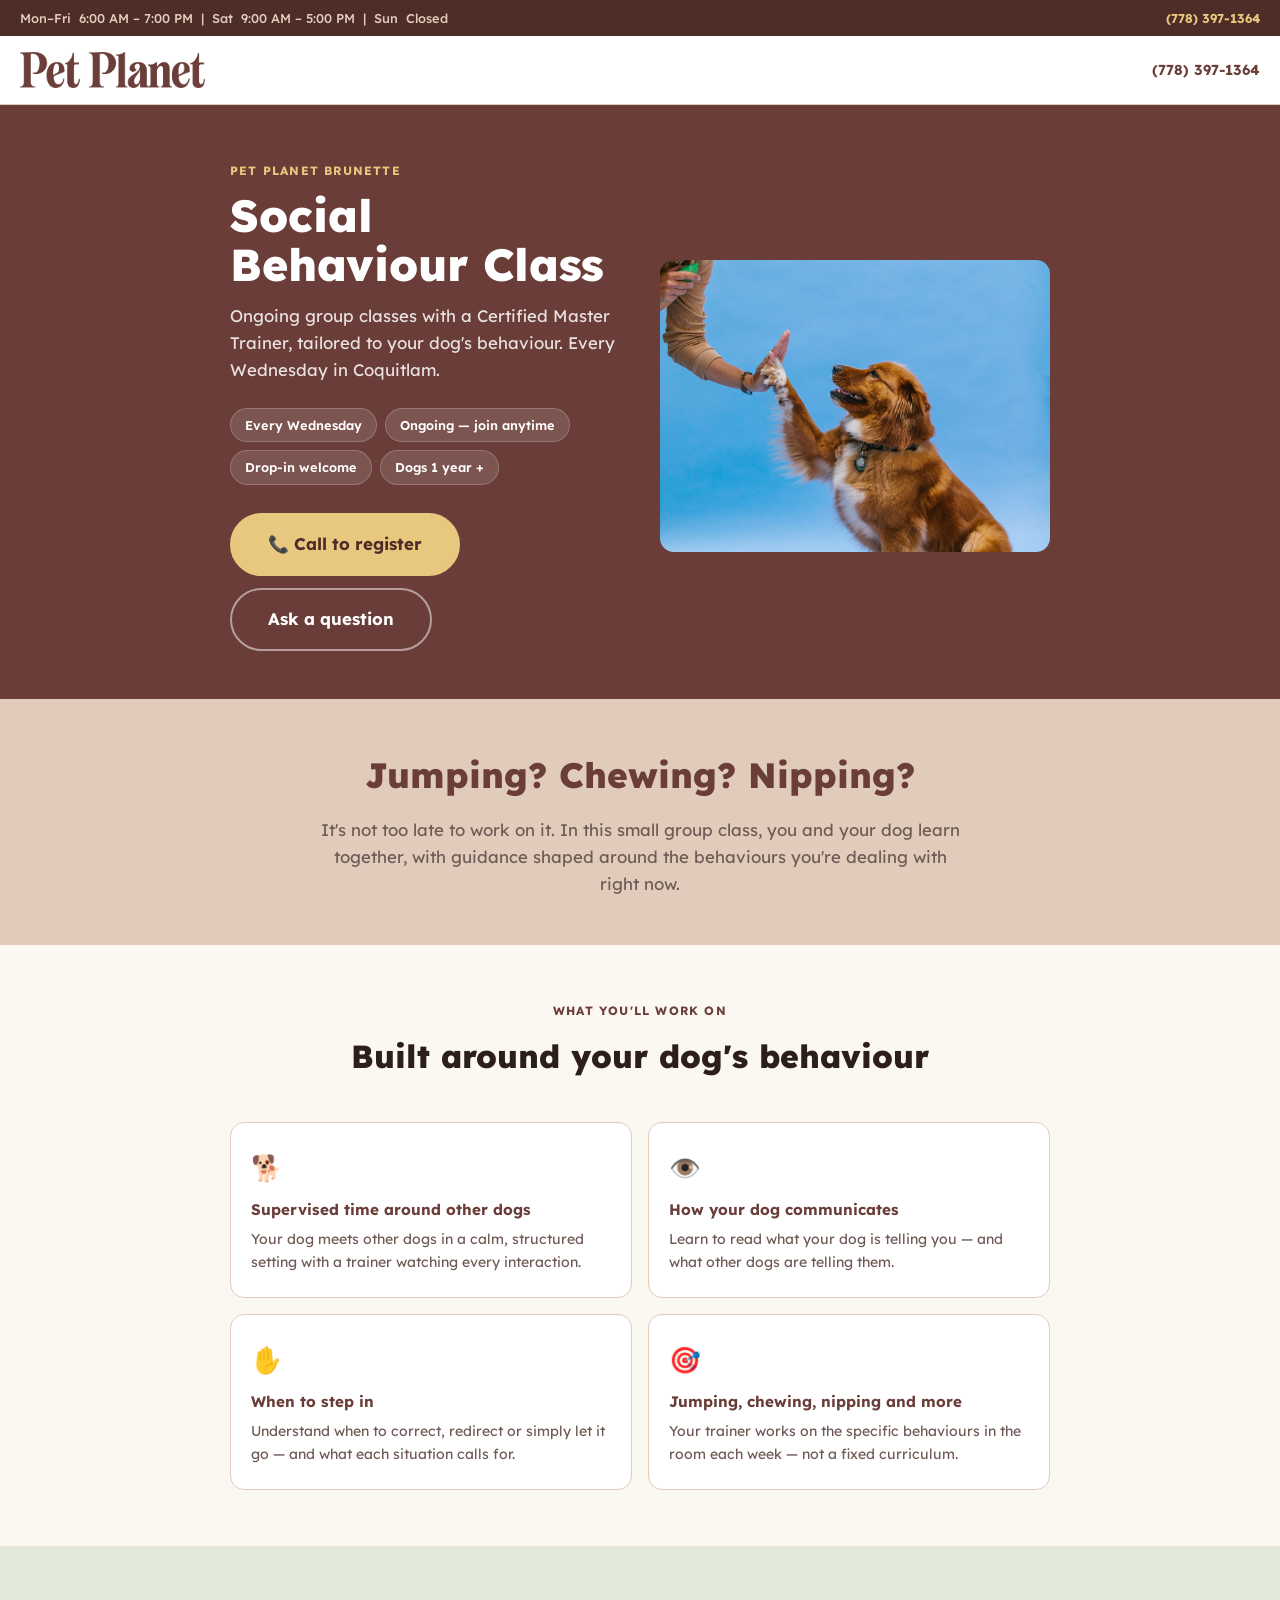
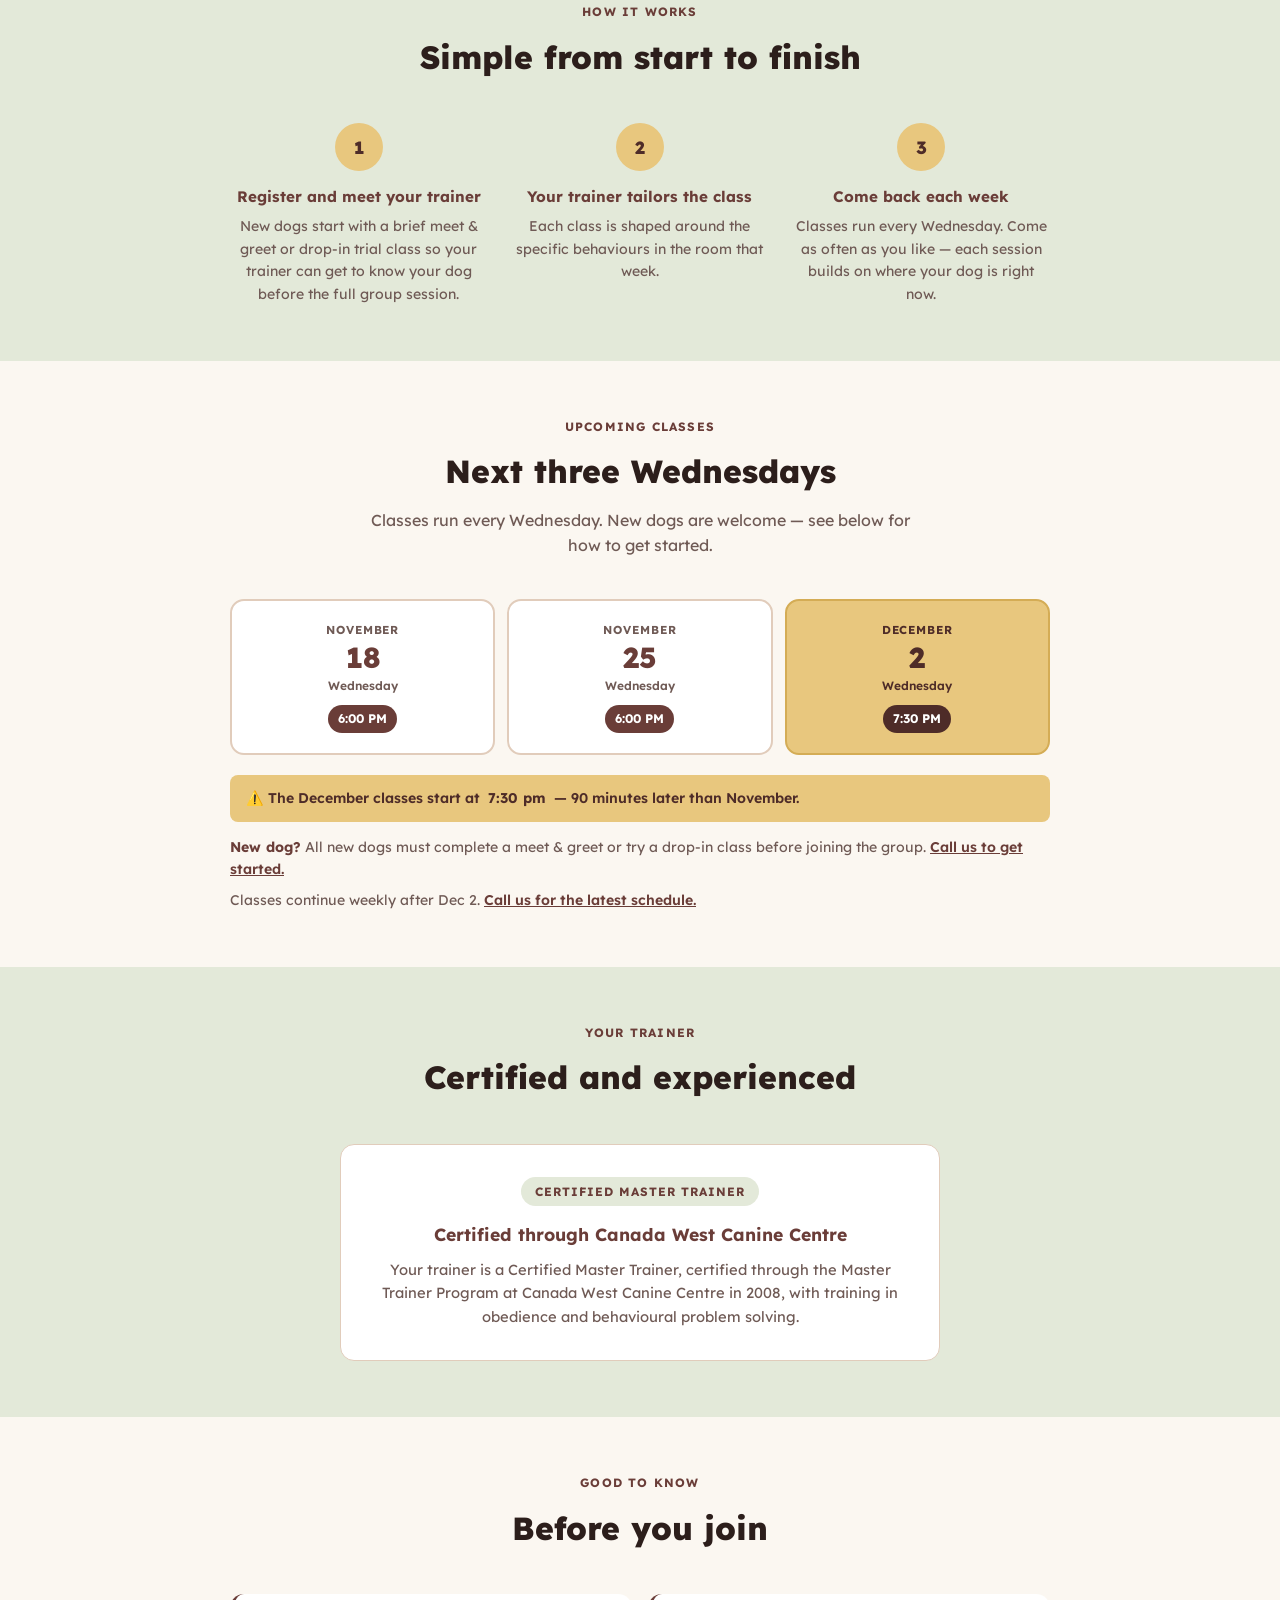
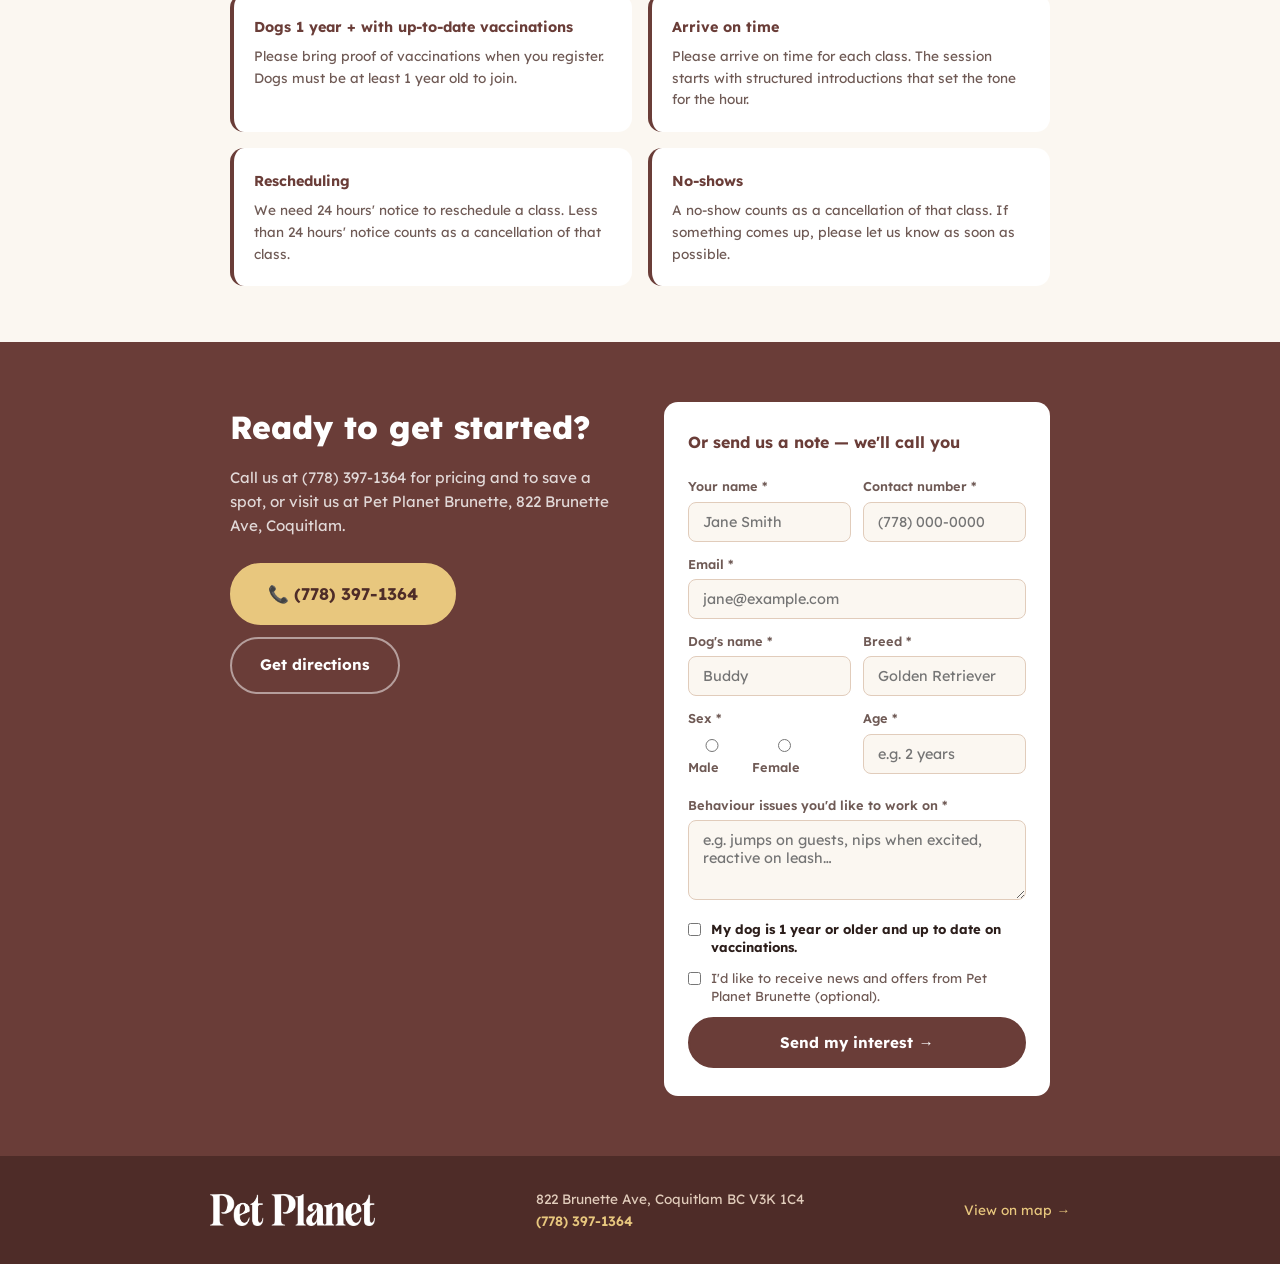
<file: dog-training.html>
<!DOCTYPE html>
<html lang="en">
<head>
<!-- Google tag (gtag.js) -->
<script async src="https://www.googletagmanager.com/gtag/js?id=G-MD1CS3MQ7S"></script>
<script>
  window.dataLayer = window.dataLayer || [];
  function gtag(){dataLayer.push(arguments);}
  gtag('js', new Date());
  gtag('config', 'G-MD1CS3MQ7S');
  // Google Ads conversion — replace AW-XXXXXXXXX/YYYYYYY with your conversion ID
  // gtag('config', 'AW-XXXXXXXXX');
</script>
<meta charset="UTF-8">
<meta name="viewport" content="width=device-width, initial-scale=1">
<title>Dog Training Classes in Coquitlam | Pet Planet Brunette</title>
<meta name="description" content="Ongoing group dog training classes at Pet Planet Brunette, led by a Certified Master Trainer. Every Wednesday in Coquitlam. Drop-in welcome. Call (778) 397-1364.">
<meta name="keywords" content="dog behaviour class coquitlam, dog training coquitlam, dog trainer coquitlam, dog training tri cities, group dog training classes">
<link rel="preconnect" href="https://fonts.googleapis.com">
<link rel="preconnect" href="https://fonts.gstatic.com" crossorigin>
<link href="https://fonts.googleapis.com/css2?family=Lexend:wght@300;400;500;600;700;800&display=swap" rel="stylesheet">
<style>
  :root {
    --bark: #6A3D38;
    --bark-deep: #4E2C28;
    --butter: #E8C77E;
    --butter-deep: #D4AC55;
    --bone: #E1CCBB;
    --bone-light: #FBF7F1;
    --sage: #B7C4A5;
    --sage-light: #E3E9D9;
    --ink: #2C1E1B;
    --ink-soft: #6F5A55;
    --white: #fff;
    --radius: 14px;
    --radius-sm: 8px;
  }
  *, *::before, *::after { box-sizing: border-box; margin: 0; padding: 0; }
  html { scroll-behavior: smooth; }
  body { font-family: 'Lexend', sans-serif; background: var(--bone-light); color: var(--ink); font-size: 16px; line-height: 1.6; }
  img { max-width: 100%; display: block; }
  a { color: var(--bark); }

  /* ── Sticky call bar (mobile only) ── */
  .sticky-call {
    display: none;
    position: fixed; bottom: 0; left: 0; right: 0; z-index: 100;
    background: var(--bark); padding: 14px 20px;
    box-shadow: 0 -2px 12px rgba(0,0,0,0.15);
  }
  .sticky-call a {
    display: flex; align-items: center; justify-content: center; gap: 10px;
    color: var(--white); font-weight: 700; font-size: 1rem; text-decoration: none;
  }
  .sticky-call .call-icon { font-size: 1.1rem; }
  @media (max-width: 680px) { .sticky-call { display: block; } }

  /* ── Top bar ── */
  .top-bar {
    background: var(--bark-deep); color: var(--bone); font-size: 0.8rem; font-weight: 500;
    padding: 8px 20px; display: flex; justify-content: space-between; align-items: center; gap: 12px;
    flex-wrap: wrap;
  }
  .top-bar a { color: var(--butter); text-decoration: none; font-weight: 700; }

  /* ── Site header ── */
  .site-header {
    background: var(--white); border-bottom: 1px solid var(--bone);
    padding: 16px 20px; display: flex; align-items: center; justify-content: space-between; gap: 16px;
  }
  .logo-img { height: 36px; width: auto; }
  .logo-fallback { font-weight: 800; font-size: 1.1rem; color: var(--bark); display: none; }
  .header-phone { font-weight: 700; font-size: 0.9rem; color: var(--bark); text-decoration: none; }

  /* ── Wrap ── */
  .wrap { max-width: 860px; margin: 0 auto; padding: 0 20px; }

  /* ── Buttons ── */
  .btn { display: inline-flex; align-items: center; justify-content: center; gap: 8px;
    font-family: 'Lexend', sans-serif; font-weight: 700; font-size: 0.95rem;
    padding: 14px 28px; border-radius: 999px; text-decoration: none; cursor: pointer;
    border: 2px solid transparent; transition: opacity .15s, transform .1s; white-space: nowrap; }
  .btn:active { transform: scale(.97); }
  .btn-primary { background: var(--bark); color: var(--white); border-color: var(--bark); }
  .btn-primary:hover { background: var(--bark-deep); border-color: var(--bark-deep); }
  .btn-ghost { background: transparent; color: var(--bark); border-color: var(--bark); }
  .btn-ghost:hover { background: var(--bark); color: var(--white); }
  .btn-butter { background: var(--butter); color: var(--bark-deep); border-color: var(--butter); }
  .btn-butter:hover { background: var(--butter-deep); border-color: var(--butter-deep); }
  .btn-lg { padding: 16px 36px; font-size: 1.05rem; }
  .btn-block { width: 100%; }
  .btn-group { display: flex; gap: 12px; flex-wrap: wrap; align-items: center; }

  /* ── Eyebrow ── */
  .eyebrow { display: block; font-size: 0.75rem; font-weight: 700; letter-spacing: 0.1em;
    text-transform: uppercase; color: var(--bark); margin-bottom: 10px; }

  /* ── Hero ── */
  .hero { background: var(--bark); color: var(--white); padding: 56px 20px 48px; }
  .hero .wrap { display: grid; grid-template-columns: 1fr 1fr; gap: 40px; align-items: center; }
  .hero .eyebrow { color: var(--butter); }
  .hero h1 { font-size: clamp(2rem, 5vw, 2.8rem); font-weight: 800; line-height: 1.1; margin-bottom: 14px; }
  .hero .subhead { font-size: 1.05rem; color: rgba(255,255,255,0.85); margin-bottom: 24px; }
  .facts-strip {
    display: flex; flex-wrap: wrap; gap: 8px; margin-bottom: 28px;
  }
  .fact-pill {
    background: rgba(255,255,255,0.12); color: var(--white);
    font-size: 0.8rem; font-weight: 600; padding: 6px 14px; border-radius: 999px;
    border: 1px solid rgba(255,255,255,0.2);
  }
  .hero-img {
    border-radius: var(--radius); overflow: hidden; aspect-ratio: 4/3; object-fit: cover; width: 100%;
  }
  .hero .btn-ghost { color: var(--white); border-color: rgba(255,255,255,0.5); }
  .hero .btn-ghost:hover { background: rgba(255,255,255,0.15); border-color: var(--white); }
  @media (max-width: 680px) {
    .hero .wrap { grid-template-columns: 1fr; }
    .hero-img { display: none; }
    .hero { padding: 40px 20px 36px; }
  }

  /* ── Sections ── */
  section { padding: 56px 0; }
  section.alt { background: var(--sage-light); }
  section.dark { background: var(--bark); color: var(--white); }
  .section-head { text-align: center; margin-bottom: 40px; }
  .section-head h2 { font-size: clamp(1.5rem, 3.5vw, 2rem); font-weight: 800; margin-bottom: 10px; }
  .section-head p { color: var(--ink-soft); max-width: 540px; margin: 0 auto; }

  /* ── Problem hook ── */
  .problem-hook { background: var(--bone); padding: 48px 20px; }
  .problem-hook-inner { max-width: 640px; margin: 0 auto; text-align: center; }
  .problem-hook h2 { font-size: clamp(1.6rem, 4vw, 2.2rem); font-weight: 800; color: var(--bark); margin-bottom: 14px; }
  .problem-hook p { font-size: 1.05rem; color: var(--ink-soft); }

  /* ── 4 tiles ── */
  .tiles { display: grid; grid-template-columns: repeat(2, 1fr); gap: 16px; }
  .tile {
    background: var(--white); border-radius: var(--radius); padding: 24px 20px;
    border: 1px solid var(--bone);
  }
  .tile-icon { font-size: 1.6rem; margin-bottom: 10px; }
  .tile h3 { font-size: 0.95rem; font-weight: 700; color: var(--bark); margin-bottom: 6px; }
  .tile p { font-size: 0.88rem; color: var(--ink-soft); }
  @media (max-width: 480px) { .tiles { grid-template-columns: 1fr; } }

  /* ── Steps ── */
  .steps { display: grid; grid-template-columns: repeat(3, 1fr); gap: 24px; }
  .step { text-align: center; }
  .step-num {
    width: 48px; height: 48px; border-radius: 50%;
    background: var(--butter); color: var(--bark-deep);
    font-size: 1.1rem; font-weight: 800;
    display: flex; align-items: center; justify-content: center;
    margin: 0 auto 14px;
  }
  .step h3 { font-size: 0.95rem; font-weight: 700; color: var(--bark); margin-bottom: 6px; }
  .step p { font-size: 0.88rem; color: var(--ink-soft); }
  @media (max-width: 600px) { .steps { grid-template-columns: 1fr; gap: 16px; } .step { text-align: left; display: flex; gap: 16px; align-items: flex-start; } .step-num { flex-shrink: 0; margin: 0; } }

  /* ── Schedule ── */
  .date-cards { display: grid; grid-template-columns: repeat(4, 1fr); gap: 12px; margin-bottom: 20px; }
  .date-card {
    background: var(--white); border: 2px solid var(--bone); border-radius: var(--radius);
    padding: 20px 14px; text-align: center;
  }
  .date-card.dec { background: var(--butter); border-color: var(--butter-deep); }
  .date-card .month { font-size: 0.72rem; font-weight: 700; letter-spacing: 0.08em; text-transform: uppercase; color: var(--ink-soft); margin-bottom: 4px; }
  .date-card.dec .month { color: var(--bark-deep); }
  .date-card .day { font-size: 1.8rem; font-weight: 800; color: var(--bark); line-height: 1; margin-bottom: 4px; }
  .date-card.dec .day { color: var(--bark-deep); }
  .date-card .weekday { font-size: 0.75rem; font-weight: 600; color: var(--ink-soft); margin-bottom: 10px; }
  .date-card.dec .weekday { color: var(--bark-deep); }
  .date-card .time {
    display: inline-block; background: var(--bark); color: var(--white);
    font-size: 0.78rem; font-weight: 700; padding: 4px 10px; border-radius: 999px;
  }
  .date-card.dec .time { background: var(--bark-deep); }
  .dec-note {
    background: var(--butter); border-radius: var(--radius-sm); padding: 12px 16px;
    font-size: 0.88rem; font-weight: 600; color: var(--bark-deep);
    display: flex; align-items: center; gap: 8px; margin-bottom: 14px;
  }
  .late-join { font-size: 0.88rem; color: var(--ink-soft); }
  .late-join a { color: var(--bark); font-weight: 600; }
  @media (max-width: 600px) { .date-cards { grid-template-columns: repeat(2, 1fr); } }

  /* ── Trainer ── */
  .trainer-block {
    background: var(--white); border-radius: var(--radius); padding: 32px 28px;
    border: 1px solid var(--bone); max-width: 600px; margin: 0 auto; text-align: center;
  }
  .trainer-badge {
    display: inline-block; background: var(--sage-light); color: var(--bark);
    font-size: 0.75rem; font-weight: 700; letter-spacing: 0.08em; text-transform: uppercase;
    padding: 5px 14px; border-radius: 999px; margin-bottom: 14px;
  }
  .trainer-block h3 { font-size: 1.1rem; font-weight: 700; color: var(--bark); margin-bottom: 10px; }
  .trainer-block p { font-size: 0.92rem; color: var(--ink-soft); }

  /* ── Policies ── */
  .policy-list { display: grid; grid-template-columns: 1fr 1fr; gap: 16px; }
  .policy {
    background: var(--white); border-radius: var(--radius); padding: 22px 20px;
    border-left: 4px solid var(--bark);
  }
  .policy h3 { font-size: 0.9rem; font-weight: 700; color: var(--bark); margin-bottom: 6px; }
  .policy p { font-size: 0.85rem; color: var(--ink-soft); }
  @media (max-width: 600px) { .policy-list { grid-template-columns: 1fr; } }

  /* ── CTA + Form ── */
  .cta-section { background: var(--bark); color: var(--white); padding: 60px 20px; }
  .cta-section .wrap { display: grid; grid-template-columns: 1fr 1fr; gap: 48px; align-items: start; }
  .cta-left h2 { font-size: clamp(1.5rem, 3.5vw, 2rem); font-weight: 800; margin-bottom: 12px; }
  .cta-left p { color: rgba(255,255,255,0.8); margin-bottom: 24px; font-size: 0.95rem; }
  .cta-left .btn-group { margin-bottom: 0; }
  .cta-left .btn-ghost { color: var(--white); border-color: rgba(255,255,255,0.5); }
  .cta-left .btn-ghost:hover { background: rgba(255,255,255,0.15); border-color: var(--white); }

  /* ── Form ── */
  .interest-form {
    background: var(--white); border-radius: var(--radius); padding: 28px 24px;
  }
  .interest-form h3 { font-size: 1rem; font-weight: 700; color: var(--bark); margin-bottom: 20px; }
  .form-row { display: grid; grid-template-columns: 1fr 1fr; gap: 12px; }
  .field { margin-bottom: 12px; }
  .field label { display: block; font-size: 0.8rem; font-weight: 600; color: var(--ink-soft); margin-bottom: 5px; }
  .field input, .field select, .field textarea {
    width: 100%; font-family: 'Lexend', sans-serif; font-size: 0.9rem;
    padding: 10px 14px; border: 1.5px solid var(--bone); border-radius: var(--radius-sm);
    background: var(--bone-light); color: var(--ink);
    transition: border-color .15s;
  }
  .field input:focus, .field select:focus, .field textarea:focus {
    outline: none; border-color: var(--bark);
  }
  .field textarea { resize: vertical; min-height: 80px; }
  .field-check { display: flex; gap: 10px; align-items: flex-start; margin-bottom: 12px; }
  .field-check input[type=checkbox] { margin-top: 3px; flex-shrink: 0; accent-color: var(--bark); }
  .field-check label { font-size: 0.82rem; color: var(--ink-soft); line-height: 1.4; }
  .field-check label strong { color: var(--ink); }
  .radio-group { display: flex; gap: 16px; }
  .radio-opt { display: flex; align-items: center; gap: 6px; font-size: 0.88rem; cursor: pointer; }
  .radio-opt input { accent-color: var(--bark); }
  .form-submit { margin-top: 4px; }
  .form-thanks {
    display: none; text-align: center; padding: 24px 0;
  }
  .form-thanks .check { font-size: 2.4rem; margin-bottom: 10px; }
  .form-thanks h3 { font-size: 1.1rem; font-weight: 700; color: var(--bark); margin-bottom: 8px; }
  .form-thanks p { font-size: 0.88rem; color: var(--ink-soft); }
  @media (max-width: 680px) {
    .cta-section .wrap { grid-template-columns: 1fr; }
    .form-row { grid-template-columns: 1fr; }
  }

  /* ── Footer ── */
  .page-footer {
    background: var(--bark-deep); color: var(--bone); padding: 32px 20px;
  }
  .footer-inner {
    max-width: 860px; margin: 0 auto;
    display: flex; flex-wrap: wrap; gap: 24px; align-items: center; justify-content: space-between;
  }
  .footer-logo img { height: 32px; filter: brightness(10); }
  .footer-logo .logo-fallback { display: none; color: var(--butter); font-weight: 800; font-size: 1rem; }
  .footer-info { font-size: 0.85rem; }
  .footer-info a { color: var(--butter); text-decoration: none; font-weight: 600; }
  .footer-map a { font-size: 0.85rem; color: var(--butter); text-decoration: none; }

  /* ── Misc ── */
  .text-center { text-align: center; }
  .mt-sm { margin-top: 8px; }
  .mt { margin-top: 16px; }
</style>
</head>
<body>

<!-- Sticky call bar — mobile only -->
<div class="sticky-call">
  <a href="tel:7783971364">
    <span class="call-icon">📞</span>
    Call to register — (778) 397-1364
  </a>
</div>

<!-- Top bar -->
<div class="top-bar">
  <span>Mon–Fri &nbsp;6:00 AM – 7:00 PM &nbsp;|&nbsp; Sat &nbsp;9:00 AM – 5:00 PM &nbsp;|&nbsp; Sun &nbsp;Closed</span>
  <a href="tel:7783971364">(778) 397-1364</a>
</div>

<!-- Header -->
<header class="site-header">
  <a href="index.html">
    <img class="logo-img"
         src="assets/Pet-Planet-Wordmark-Bark-RGB.png"
         alt="Pet Planet Brunette"
         onerror="this.style.display='none';this.nextElementSibling.style.display='inline'">
    <span class="logo-fallback">Pet Planet Brunette</span>
  </a>
  <a class="header-phone" href="tel:7783971364">(778) 397-1364</a>
</header>

<!-- 1. Hero -->
<section class="hero" style="padding:56px 0 48px;">
  <div class="wrap">
    <div>
      <span class="eyebrow">Pet Planet Brunette</span>
      <h1>Social Behaviour Class</h1>
      <p class="subhead">Ongoing group classes with a Certified Master Trainer, tailored to your dog's behaviour. Every Wednesday in Coquitlam.</p>
      <div class="facts-strip">
        <span class="fact-pill">Every Wednesday</span>
        <span class="fact-pill">Ongoing — join anytime</span>
        <span class="fact-pill">Drop-in welcome</span>
        <span class="fact-pill">Dogs 1 year +</span>
      </div>
      <div class="btn-group">
        <a class="btn btn-butter btn-lg" href="tel:7783971364">📞 Call to register</a>
        <a class="btn btn-ghost btn-lg" href="#interest-form">Ask a question</a>
      </div>
    </div>
    <img class="hero-img"
         src="assets/doggy-social-club-training.jpg"
         alt="Dog training session at Pet Planet Brunette"
         onerror="this.style.display='none'">
  </div>
</section>

<!-- 2. Problem hook -->
<div class="problem-hook">
  <div class="problem-hook-inner">
    <h2>Jumping? Chewing? Nipping?</h2>
    <p>It's not too late to work on it. In this small group class, you and your dog learn together, with guidance shaped around the behaviours you're dealing with right now.</p>
  </div>
</div>

<!-- 3. What you'll work on -->
<section>
  <div class="wrap">
    <div class="section-head">
      <span class="eyebrow">What you'll work on</span>
      <h2>Built around your dog's behaviour</h2>
    </div>
    <div class="tiles">
      <div class="tile">
        <div class="tile-icon">🐕</div>
        <h3>Supervised time around other dogs</h3>
        <p>Your dog meets other dogs in a calm, structured setting with a trainer watching every interaction.</p>
      </div>
      <div class="tile">
        <div class="tile-icon">👁️</div>
        <h3>How your dog communicates</h3>
        <p>Learn to read what your dog is telling you — and what other dogs are telling them.</p>
      </div>
      <div class="tile">
        <div class="tile-icon">✋</div>
        <h3>When to step in</h3>
        <p>Understand when to correct, redirect or simply let it go — and what each situation calls for.</p>
      </div>
      <div class="tile">
        <div class="tile-icon">🎯</div>
        <h3>Jumping, chewing, nipping and more</h3>
        <p>Your trainer works on the specific behaviours in the room each week — not a fixed curriculum.</p>
      </div>
    </div>
  </div>
</section>

<!-- 4. How it works -->
<section class="alt">
  <div class="wrap">
    <div class="section-head">
      <span class="eyebrow">How it works</span>
      <h2>Simple from start to finish</h2>
    </div>
    <div class="steps">
      <div class="step">
        <div class="step-num">1</div>
        <div>
          <h3>Register and meet your trainer</h3>
          <p>New dogs start with a brief meet &amp; greet or drop-in trial class so your trainer can get to know your dog before the full group session.</p>
        </div>
      </div>
      <div class="step">
        <div class="step-num">2</div>
        <div>
          <h3>Your trainer tailors the class</h3>
          <p>Each class is shaped around the specific behaviours in the room that week.</p>
        </div>
      </div>
      <div class="step">
        <div class="step-num">3</div>
        <div>
          <h3>Come back each week</h3>
          <p>Classes run every Wednesday. Come as often as you like — each session builds on where your dog is right now.</p>
        </div>
      </div>
    </div>
  </div>
</section>

<!-- 5. Schedule -->
<section>
  <div class="wrap">
    <div class="section-head">
      <span class="eyebrow">Upcoming classes</span>
      <h2>Next three Wednesdays</h2>
      <p>Classes run every Wednesday. New dogs are welcome — see below for how to get started.</p>
    </div>
    <div class="date-cards" style="grid-template-columns:repeat(3,1fr);">
      <div class="date-card">
        <div class="month">November</div>
        <div class="day">18</div>
        <div class="weekday">Wednesday</div>
        <span class="time">6:00 PM</span>
      </div>
      <div class="date-card">
        <div class="month">November</div>
        <div class="day">25</div>
        <div class="weekday">Wednesday</div>
        <span class="time">6:00 PM</span>
      </div>
      <div class="date-card dec">
        <div class="month">December</div>
        <div class="day">2</div>
        <div class="weekday">Wednesday</div>
        <span class="time">7:30 PM</span>
      </div>
    </div>
    <div class="dec-note" style="margin-top:16px;">
      ⚠️ The December classes start at <strong>7:30 pm</strong> — 90 minutes later than November.
    </div>
    <p class="late-join" style="margin-top:14px;"><strong style="color:var(--bark);">New dog?</strong> All new dogs must complete a meet &amp; greet or try a drop-in class before joining the group. <a href="tel:7783971364">Call us to get started.</a></p>
    <p class="late-join" style="margin-top:8px;">Classes continue weekly after Dec 2. <a href="tel:7783971364">Call us for the latest schedule.</a></p>
  </div>
</section>

<!-- 6. Trainer -->
<section class="alt">
  <div class="wrap">
    <div class="section-head">
      <span class="eyebrow">Your trainer</span>
      <h2>Certified and experienced</h2>
    </div>
    <div class="trainer-block">
      <span class="trainer-badge">Certified Master Trainer</span>
      <h3>Certified through Canada West Canine Centre</h3>
      <p>Your trainer is a Certified Master Trainer, certified through the Master Trainer Program at Canada West Canine Centre in 2008, with training in obedience and behavioural problem solving.</p>
    </div>
  </div>
</section>

<!-- 7. Policies -->
<section>
  <div class="wrap">
    <div class="section-head">
      <span class="eyebrow">Good to know</span>
      <h2>Before you join</h2>
    </div>
    <div class="policy-list">
      <div class="policy">
        <h3>Dogs 1 year + with up-to-date vaccinations</h3>
        <p>Please bring proof of vaccinations when you register. Dogs must be at least 1 year old to join.</p>
      </div>
      <div class="policy">
        <h3>Arrive on time</h3>
        <p>Please arrive on time for each class. The session starts with structured introductions that set the tone for the hour.</p>
      </div>
      <div class="policy">
        <h3>Rescheduling</h3>
        <p>We need 24 hours' notice to reschedule a class. Less than 24 hours' notice counts as a cancellation of that class.</p>
      </div>
      <div class="policy">
        <h3>No-shows</h3>
        <p>A no-show counts as a cancellation of that class. If something comes up, please let us know as soon as possible.</p>
      </div>
    </div>
  </div>
</section>

<!-- 8. CTA + Interest form -->
<section class="cta-section" id="interest-form">
  <div class="wrap">
    <div class="cta-left">
      <h2>Ready to get started?</h2>
      <p>Call us at (778) 397-1364 for pricing and to save a spot, or visit us at Pet Planet Brunette, 822 Brunette Ave, Coquitlam.</p>
      <div class="btn-group">
        <a class="btn btn-butter btn-lg" href="tel:7783971364">📞 (778) 397-1364</a>
        <a class="btn btn-ghost" href="https://maps.google.com/?q=822+Brunette+Ave+Coquitlam+BC" target="_blank" rel="noopener">Get directions</a>
      </div>
    </div>
    <div class="interest-form">
      <h3>Or send us a note — we'll call you</h3>
      <form id="behaviourForm" novalidate>
        <div class="form-row">
          <div class="field">
            <label for="clientName">Your name *</label>
            <input type="text" id="clientName" name="clientName" required placeholder="Jane Smith">
          </div>
          <div class="field">
            <label for="phone">Contact number *</label>
            <input type="tel" id="phone" name="phone" required placeholder="(778) 000-0000">
          </div>
        </div>
        <div class="field">
          <label for="email">Email *</label>
          <input type="email" id="email" name="email" required placeholder="jane@example.com">
        </div>
        <div class="form-row">
          <div class="field">
            <label for="dogName">Dog's name *</label>
            <input type="text" id="dogName" name="dogName" required placeholder="Buddy">
          </div>
          <div class="field">
            <label for="breed">Breed *</label>
            <input type="text" id="breed" name="breed" required placeholder="Golden Retriever">
          </div>
        </div>
        <div class="form-row">
          <div class="field">
            <label>Sex *</label>
            <div class="radio-group" style="margin-top:8px;">
              <label class="radio-opt"><input type="radio" name="sex" value="Male" required> Male</label>
              <label class="radio-opt"><input type="radio" name="sex" value="Female"> Female</label>
            </div>
          </div>
          <div class="field">
            <label for="age">Age *</label>
            <input type="text" id="age" name="age" required placeholder="e.g. 2 years">
          </div>
        </div>
        <div class="field">
          <label for="behaviourNotes">Behaviour issues you'd like to work on *</label>
          <textarea id="behaviourNotes" name="behaviourNotes" required placeholder="e.g. jumps on guests, nips when excited, reactive on leash…"></textarea>
        </div>
        <div class="field-check">
          <input type="checkbox" id="vaccCheck" name="vaccCheck" required>
          <label for="vaccCheck"><strong>My dog is 1 year or older and up to date on vaccinations.</strong></label>
        </div>
        <div class="field-check">
          <input type="checkbox" id="consent" name="consent">
          <label for="consent">I'd like to receive news and offers from Pet Planet Brunette (optional).</label>
        </div>
        <div class="form-submit">
          <button type="submit" class="btn btn-primary btn-block">Send my interest →</button>
        </div>
      </form>
      <div class="form-thanks" id="formThanks">
        <div class="check">✅</div>
        <h3>Thanks!</h3>
        <p>Our team will call you within one business day to confirm your spot.</p>
      </div>
    </div>
  </div>
</section>

<!-- Footer -->
<footer class="page-footer">
  <div class="footer-inner">
    <div class="footer-logo">
      <img src="assets/Pet-Planet-Wordmark-Bark-RGB.png" alt="Pet Planet Brunette"
           onerror="this.style.display='none';this.nextElementSibling.style.display='block'">
      <span class="logo-fallback">Pet Planet Brunette</span>
    </div>
    <div class="footer-info">
      <div>822 Brunette Ave, Coquitlam BC V3K 1C4</div>
      <div><a href="tel:7783971364">(778) 397-1364</a></div>
    </div>
    <div class="footer-map">
      <a href="https://maps.google.com/?q=822+Brunette+Ave+Coquitlam+BC" target="_blank" rel="noopener">View on map →</a>
    </div>
  </div>
</footer>

<script src="assets/app.js"></script>
<script>
  // Form submission
  document.getElementById('behaviourForm').addEventListener('submit', function(e) {
    e.preventDefault();
    var form = this;
    var data = new FormData(form);
    data.append('service', 'Social Behaviour Class');
    data.append('source', 'dog-behaviour-class');

    fetch('submit.php', { method: 'POST', body: data })
      .then(function(r) { return r.ok ? r : Promise.reject(r); })
      .catch(function() {})
      .finally(function() {
        form.style.display = 'none';
        document.getElementById('formThanks').style.display = 'block';
        // Fire Meta Pixel Lead event
        if (typeof fbq === 'function') fbq('track', 'Lead');
        // Fire Google Ads conversion — replace with your conversion action
        // gtag('event', 'conversion', { 'send_to': 'AW-XXXXXXXXX/YYYYYYY' });
      });
  });

  // Track tap-to-call clicks
  document.querySelectorAll('a[href="tel:7783971364"]').forEach(function(el) {
    el.addEventListener('click', function() {
      if (typeof fbq === 'function') fbq('track', 'Contact');
      // gtag('event', 'conversion', { 'send_to': 'AW-XXXXXXXXX/ZZZZZZZ' });
    });
  });
</script>
</body>
</html>
</file>
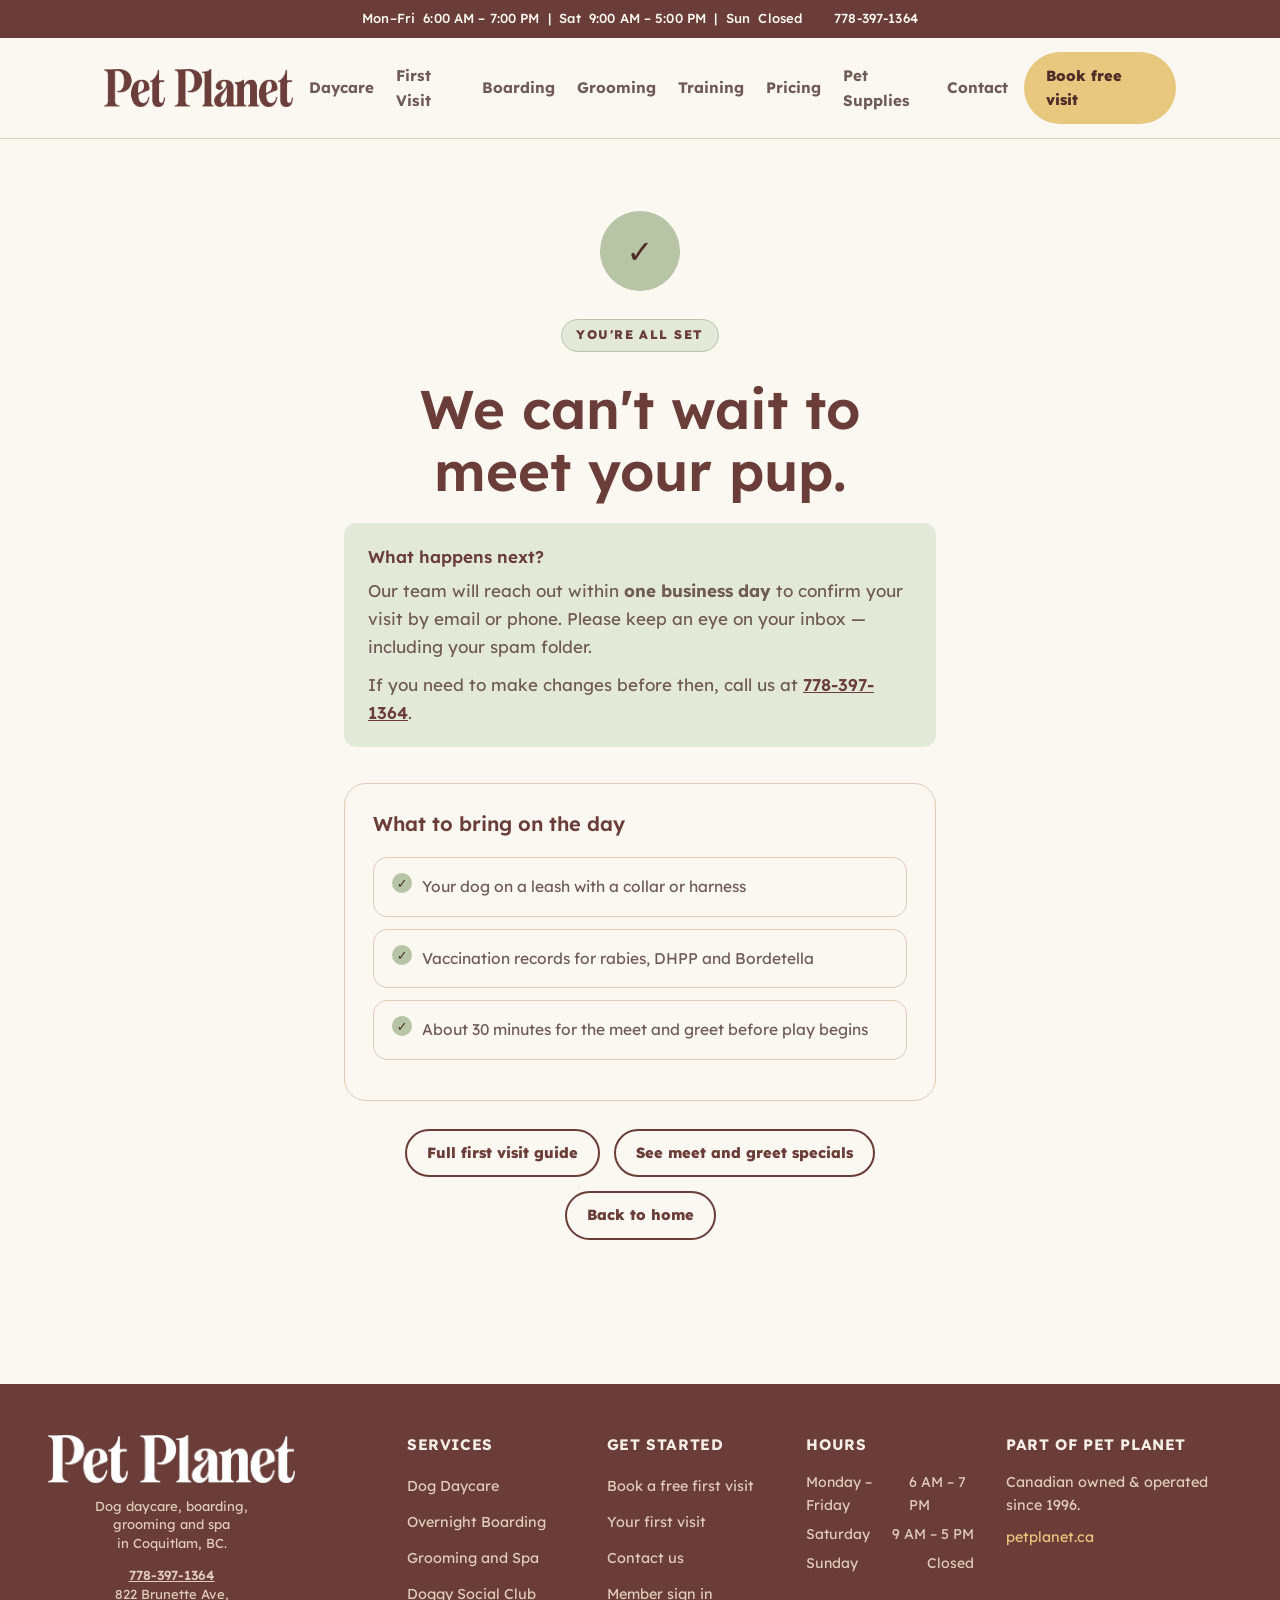
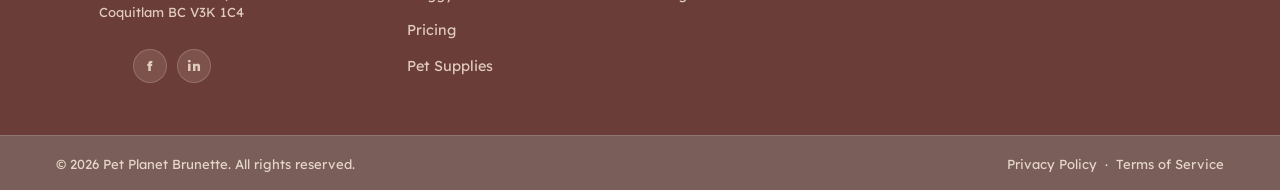
<file: thank-you.html>
<!DOCTYPE html>
<html lang="en">
<head>
<!-- Google tag (gtag.js) -->
<script async src="https://www.googletagmanager.com/gtag/js?id=G-MD1CS3MQ7S"></script>
<script>
  window.dataLayer = window.dataLayer || [];
  function gtag(){dataLayer.push(arguments);}
  gtag('js', new Date());

  gtag('config', 'G-MD1CS3MQ7S');
</script>
<meta charset="UTF-8">
<meta name="viewport" content="width=device-width, initial-scale=1">
<title>Visit Booked | Pet Planet Brunette</title>
<meta name="robots" content="noindex, nofollow">
<link rel="preconnect" href="https://fonts.googleapis.com">
<link rel="preconnect" href="https://fonts.gstatic.com" crossorigin>
<link href="https://fonts.googleapis.com/css2?family=Lexend:wght@300;400;500;600;700;800&display=swap" rel="stylesheet">
<link rel="stylesheet" href="assets/styles.css">
<!-- Conversion event fires here so Google Ads / Meta can track a completed lead -->
<script>
  window.dataLayer = window.dataLayer || [];
  window.dataLayer.push({ event: "conversion_booking_complete" });
</script>
</head>
<body>

<div class="top-bar">
  <span>Mon&ndash;Fri &nbsp;6:00 AM &ndash; 7:00 PM &nbsp;|&nbsp; Sat &nbsp;9:00 AM &ndash; 5:00 PM &nbsp;|&nbsp; Sun &nbsp;Closed</span>
  <span><a href="tel:7783971364">778-397-1364</a></span>
</div>
<header class="site-header">
  <div class="header-inner">
    <a class="logo" href="index.html">
      <img class="logo-img"
           src="assets/Pet-Planet-Wordmark-Bark-RGB.png"
           alt="Pet Planet Brunette"
           onerror="this.style.display='none';this.nextElementSibling.style.display='inline'">
      <span class="logo-fallback">Pet Planet <span>Brunette</span></span>
    </a>
    <button class="nav-toggle" aria-expanded="false" aria-label="Open menu">&#9776;</button>
    <nav class="main-nav">
      <a href="index.html">Daycare</a>
      <a href="first-visit.html">First Visit</a>
      <a href="boarding.html">Boarding</a>
      <a href="grooming.html">Grooming</a>
      <a href="training.html">Training</a>
      <a href="pricing.html">Pricing</a>
      <a href="pet-supplies.html">Pet Supplies</a>
      <a href="contact.html">Contact</a>
    </nav>
    <div class="header-cta">
      
      <a class="btn btn-primary btn-sm" href="book.html">Book free visit</a>
    </div>
  </div>
</header>

<section style="min-height:60vh; display:grid; place-items:center; padding:72px 0;">
  <div class="wrap" style="max-width:640px; text-align:center;">
    <div style="width:80px;height:80px;border-radius:50%;background:var(--sage);display:grid;place-items:center;margin:0 auto 28px;font-size:2rem;color:var(--bark-deep);">&#10003;</div>
    <span class="eyebrow">You're all set</span>
    <h1 style="margin-top:10px;">We can't wait to meet your pup.</h1>
    <p id="thankYouDetail" style="margin-top:16px;font-size:1.05rem;"></p>
    <div style="background:var(--sage-light);border-radius:12px;padding:20px 24px;margin-top:20px;text-align:left;">
      <p style="font-weight:600;color:var(--bark);margin-bottom:6px;">What happens next?</p>
      <p>Our team will reach out within <strong>one business day</strong> to confirm your visit by email or phone. Please keep an eye on your inbox — including your spam folder.</p>
      <p style="margin-top:10px;">If you need to make changes before then, call us at <a href="tel:7783971364" style="font-weight:600;">778-397-1364</a>.</p>
    </div>

    <div class="card" style="margin-top:36px;text-align:left;">
      <h3>What to bring on the day</h3>
      <ul class="checklist" style="margin-top:10px;">
        <li>Your dog on a leash with a collar or harness</li>
        <li>Vaccination records for rabies, DHPP and Bordetella</li>
        <li>About 30 minutes for the meet and greet before play begins</li>
      </ul>
    </div>

    <div style="margin-top:28px; display:flex; gap:14px; justify-content:center; flex-wrap:wrap;">
      <a class="btn btn-ghost btn-sm" href="first-visit.html">Full first visit guide</a>
      <a class="btn btn-ghost btn-sm" href="pricing.html">See meet and greet specials</a>
      <a class="btn btn-ghost btn-sm" href="index.html">Back to home</a>
    </div>
  </div>
</section>

<footer class="site-footer">
  <div class="footer-left">
    <img src="assets/Pet-Planet-Wordmark-Bark-RGB.png" alt="Pet Planet Brunette" style="filter:brightness(10);">
    <p>Dog daycare, boarding,<br>grooming and spa<br>in Coquitlam, BC.</p>
    <p><a href="tel:7783971364" style="color:var(--bone);font-weight:600;">778-397-1364</a><br>822 Brunette Ave,<br>Coquitlam BC V3K 1C4</p>
    <div class="footer-social">
      <a href="https://www.facebook.com/Petplanetbrunette" aria-label="Facebook" title="Facebook">f</a>
      <a href="https://www.instagram.com/petplanetbrunette/" aria-label="Instagram" title="Instagram">in</a>
    </div>
  </div>
  <div class="footer-right">
    <div>
      <h4>Services</h4>
      <ul>
        <li><a href="index.html">Dog Daycare</a></li>
        <li><a href="boarding.html">Overnight Boarding</a></li>
        <li><a href="grooming.html">Grooming and Spa</a></li>
        <li><a href="training.html">Doggy Social Club</a></li>
        <li><a href="pricing.html">Pricing</a></li>
        <li><a href="pet-supplies.html">Pet Supplies</a></li>
      </ul>
    </div>
    <div>
      <h4>Get Started</h4>
      <ul>
        <li><a href="book.html">Book a free first visit</a></li>
        <li><a href="first-visit.html">Your first visit</a></li>
        <li><a href="contact.html">Contact us</a></li>
        <li><a href="https://petplanetdaycare.portal.gingrapp.com/public/login">Member sign in</a></li>
      </ul>
    </div>
    <div>
      <h4>Hours</h4>
      <div class="hours-row"><span>Monday &ndash; Friday</span><span>6 AM &ndash; 7 PM</span></div>
      <div class="hours-row"><span>Saturday</span><span>9 AM &ndash; 5 PM</span></div>
      <div class="hours-row"><span>Sunday</span><span>Closed</span></div>
    </div>
    <div>
      <h4>Part of Pet Planet</h4>
      <p>Canadian owned &amp; operated since 1996.</p>
      <p style="margin-top:8px;"><a href="https://petplanet.ca" style="color:var(--butter);">petplanet.ca</a></p>
    </div>
  </div>
</footer>
<div class="footer-legal">
  <span>&copy; 2026 Pet Planet Brunette. All rights reserved.</span>
  <span>
    <a href="https://petplanet.ca/policies/privacy-policy">Privacy Policy</a> &nbsp;&middot;&nbsp;
    <a href="https://petplanet.ca/policies/terms-of-service">Terms of Service</a>
  </span>
</div><script src="assets/app.js?v=20261023"></script>
</body>
</html>
</file>
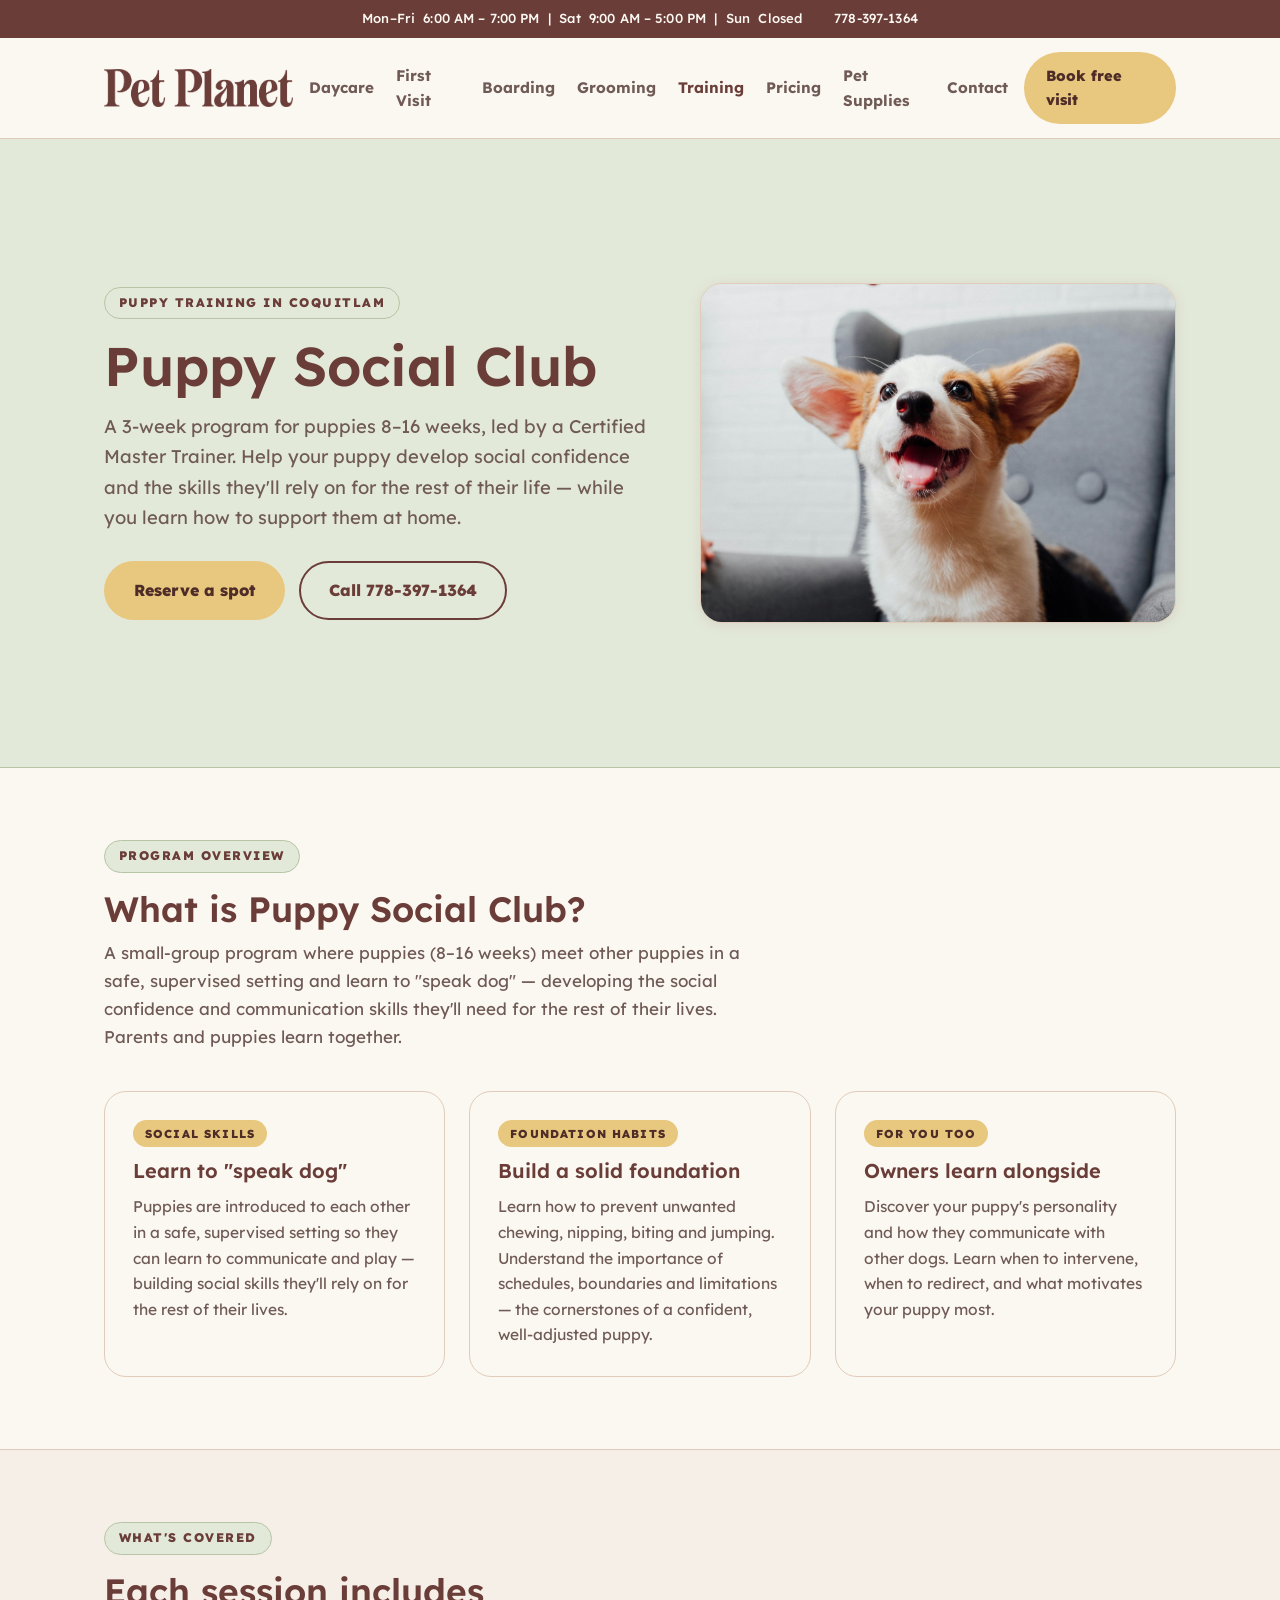
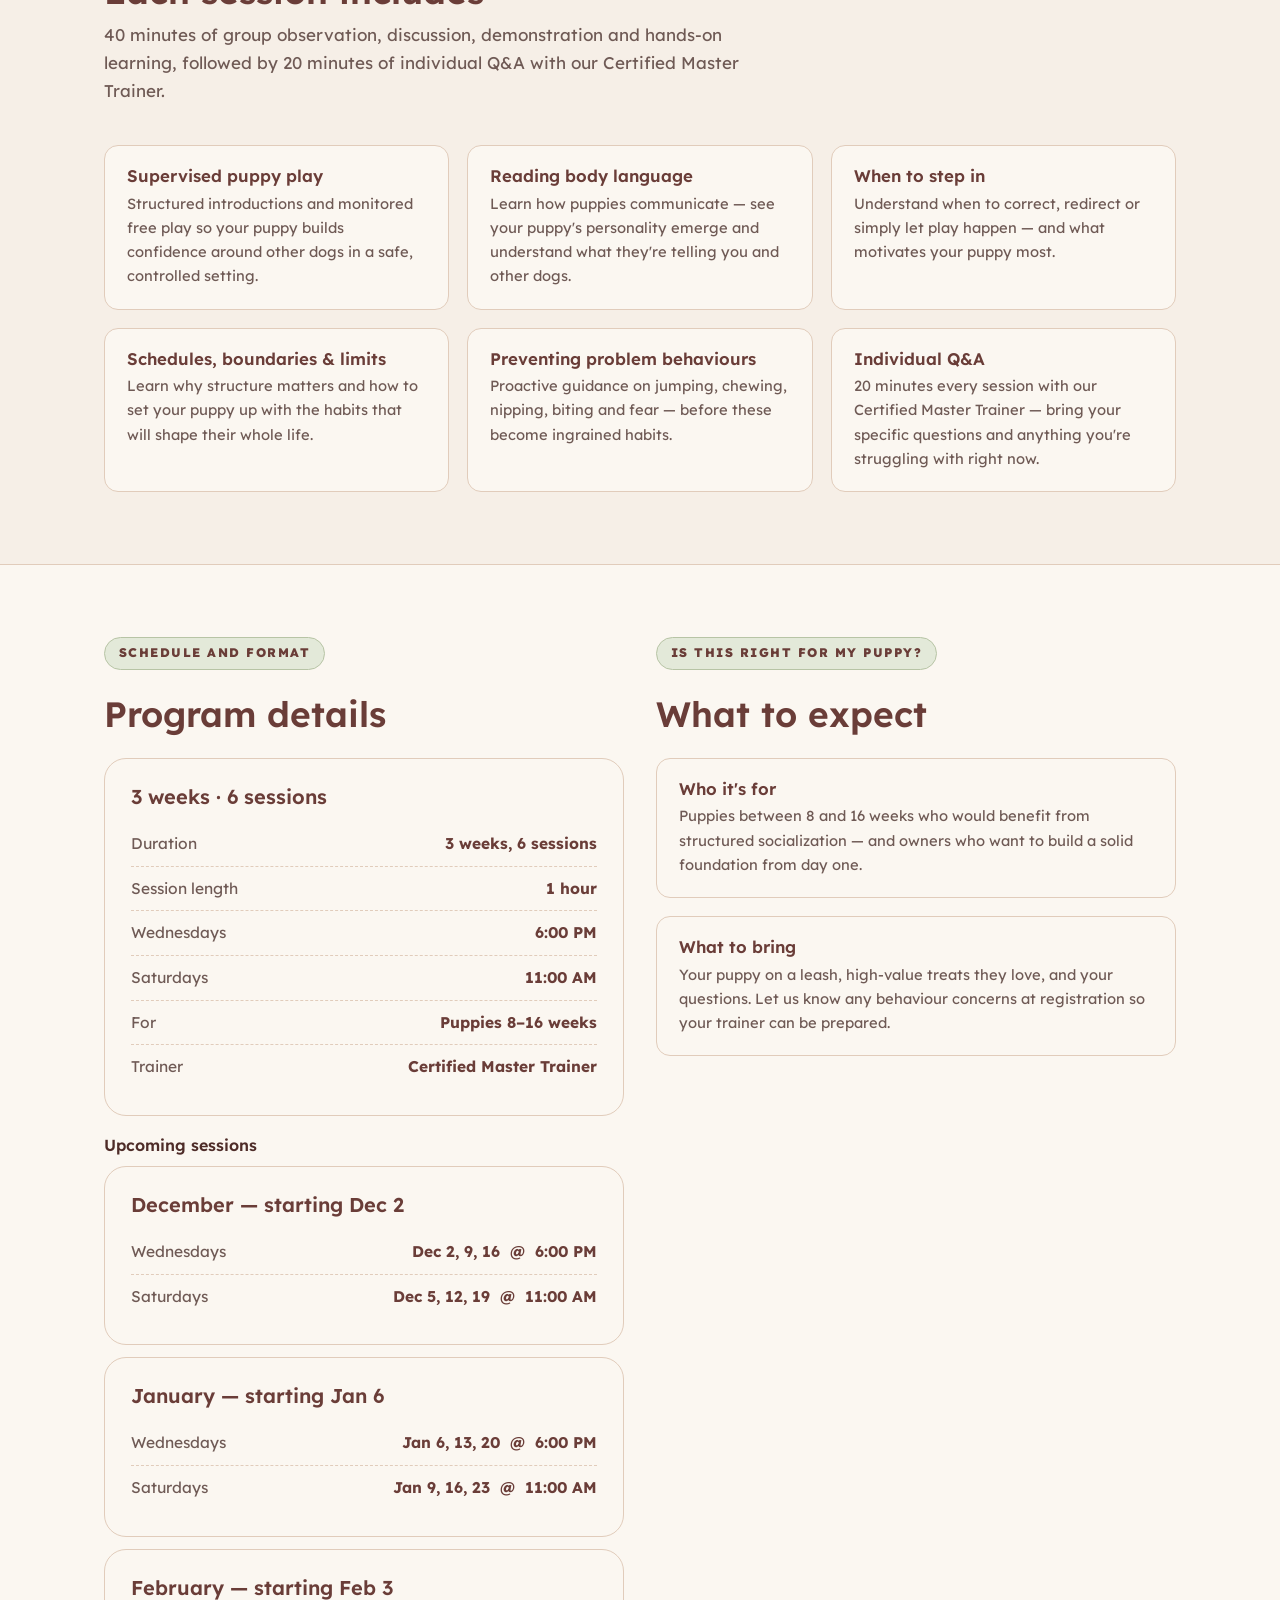
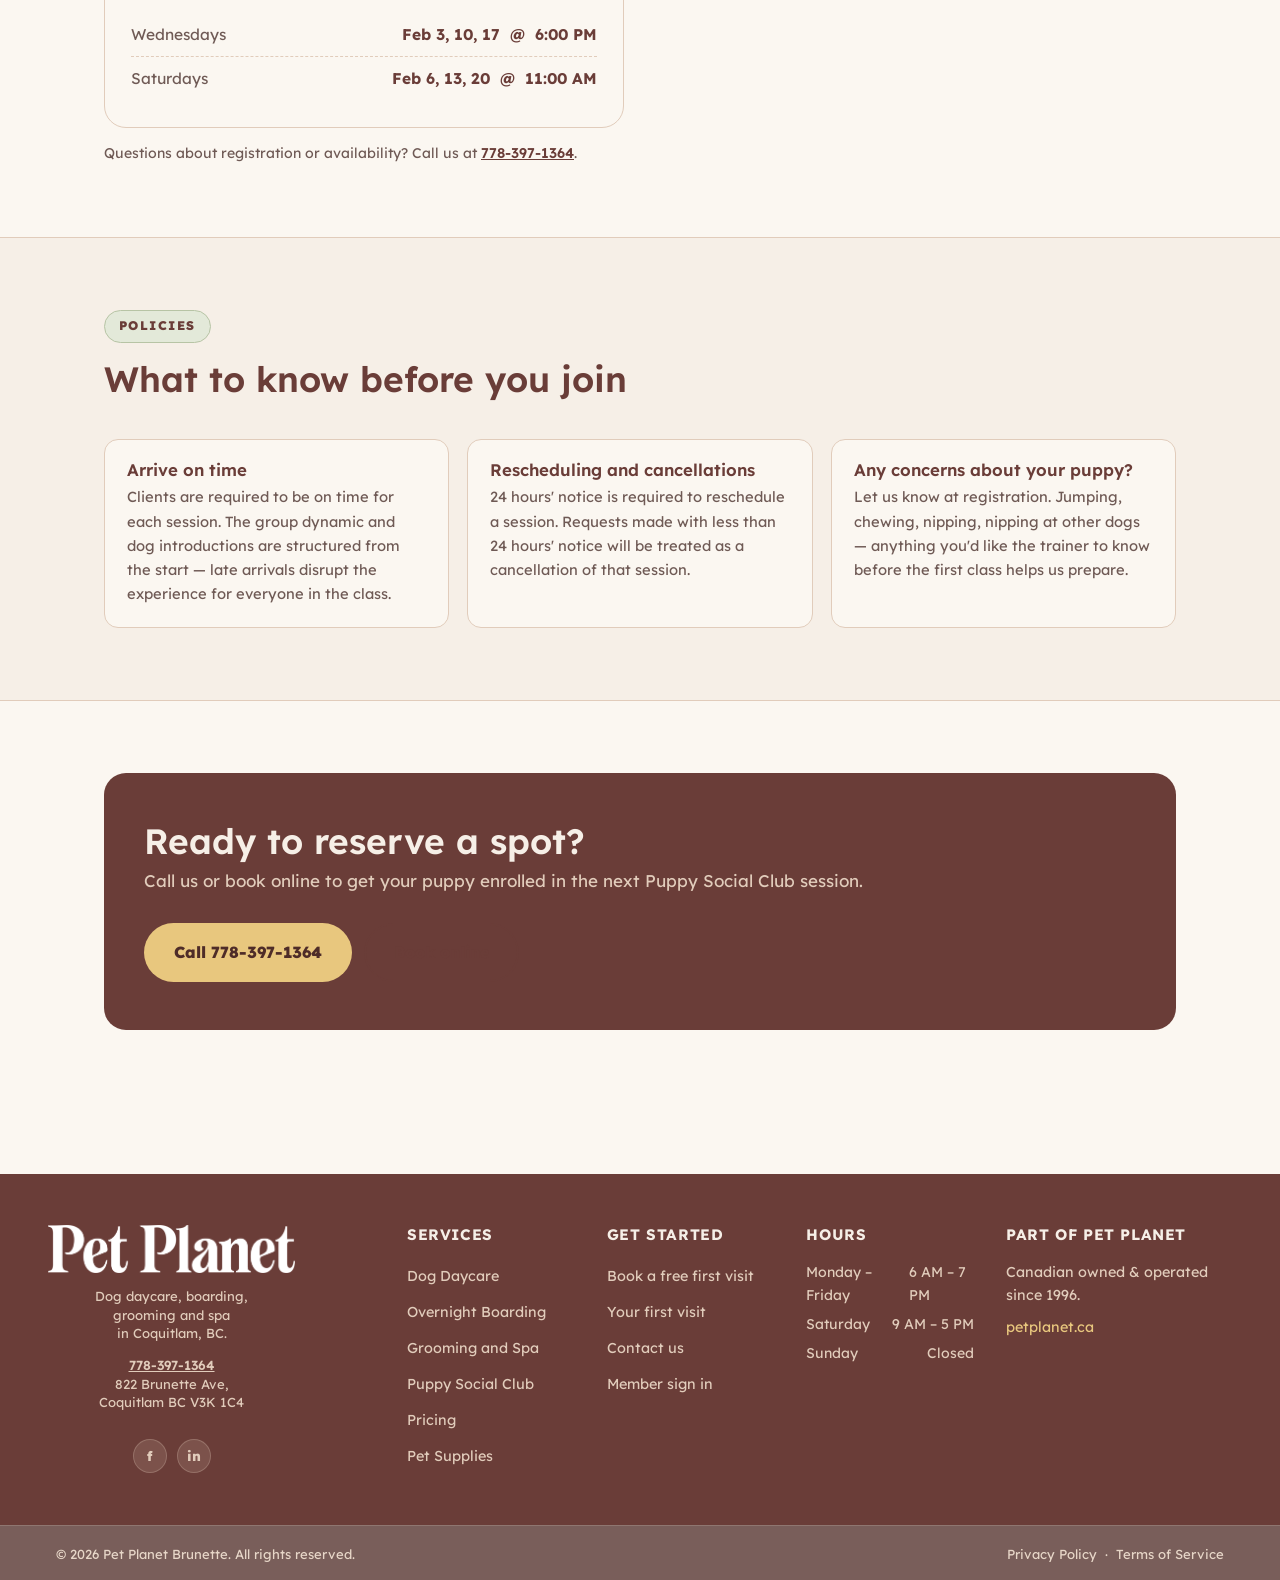
<file: training.html>
<!DOCTYPE html>
<html lang="en">
<head>
<!-- Google tag (gtag.js) -->
<script async src="https://www.googletagmanager.com/gtag/js?id=G-MD1CS3MQ7S"></script>
<script>
  window.dataLayer = window.dataLayer || [];
  function gtag(){dataLayer.push(arguments);}
  gtag('js', new Date());

  gtag('config', 'G-MD1CS3MQ7S');
</script>
<meta charset="UTF-8">
<meta name="viewport" content="width=device-width, initial-scale=1">
<title>Puppy Social Club | Pet Planet Brunette</title>
<meta name="description" content="Puppy Social Club at Pet Planet Brunette: a 3-week program for puppies 8–16 weeks, led by a Certified Master Trainer. Wed evenings &amp; Sat mornings in Coquitlam. Build social confidence for life.">
<link rel="preconnect" href="https://fonts.googleapis.com">
<link rel="preconnect" href="https://fonts.gstatic.com" crossorigin>
<link href="https://fonts.googleapis.com/css2?family=Lexend:wght@300;400;500;600;700;800&display=swap" rel="stylesheet">
<link rel="stylesheet" href="assets/styles.css">
<style>
  .detail-grid { display: grid; grid-template-columns: 1fr 1fr; gap: 32px; align-items: start; }
  @media (max-width: 920px) { .detail-grid { grid-template-columns: 1fr; } }
</style>
</head>
<body>

<div class="top-bar">
  <span>Mon&ndash;Fri &nbsp;6:00 AM &ndash; 7:00 PM &nbsp;|&nbsp; Sat &nbsp;9:00 AM &ndash; 5:00 PM &nbsp;|&nbsp; Sun &nbsp;Closed</span>
  <span><a href="tel:7783971364">778-397-1364</a></span>
</div>
<header class="site-header">
  <div class="header-inner">
    <a class="logo" href="index.html">
      <img class="logo-img"
           src="assets/Pet-Planet-Wordmark-Bark-RGB.png"
           alt="Pet Planet Brunette"
           onerror="this.style.display='none';this.nextElementSibling.style.display='inline'">
      <span class="logo-fallback">Pet Planet <span>Brunette</span></span>
    </a>
    <button class="nav-toggle" aria-expanded="false" aria-label="Open menu">&#9776;</button>
    <nav class="main-nav">
      <a href="index.html">Daycare</a>
      <a href="first-visit.html">First Visit</a>
      <a href="boarding.html">Boarding</a>
      <a href="grooming.html">Grooming</a>
      <a href="training.html" class="active">Training</a>
      <a href="pricing.html">Pricing</a>
      <a href="pet-supplies.html">Pet Supplies</a>
      <a href="contact.html">Contact</a>
    </nav>
    <div class="header-cta">
      <a class="btn btn-primary btn-sm" href="book.html">Book free visit</a>
    </div>
  </div>
</header>

<section class="hero">
  <div class="hero-inner">
    <div>
      <span class="eyebrow">Puppy training in Coquitlam</span>
      <h1>Puppy Social Club</h1>
      <p class="lede" style="margin-top: 14px;">A 3-week program for puppies 8–16 weeks, led by a Certified Master Trainer. Help your puppy develop social confidence and the skills they'll rely on for the rest of their life — while you learn how to support them at home.</p>
      <div class="hero-actions" style="margin-top: 24px;">
        <a class="btn btn-primary" href="book.html">Reserve a spot</a>
        <a class="btn btn-ghost" href="tel:7783971364">Call 778-397-1364</a>
      </div>
    </div>
    <img class="hero-side-img" src="assets/puppy-social-club-hero.jpg" alt="Corgi puppy at Puppy Social Club training">
  </div>
</section>

<section>
  <div class="wrap">
    <div class="section-head">
      <span class="eyebrow">Program overview</span>
      <h2>What is Puppy Social Club?</h2>
      <p>A small-group program where puppies (8–16 weeks) meet other puppies in a safe, supervised setting and learn to "speak dog" — developing the social confidence and communication skills they'll need for the rest of their lives. Parents and puppies learn together.</p>
    </div>
    <div class="grid-3">
      <div class="card">
        <span class="tag">Social skills</span>
        <h3>Learn to "speak dog"</h3>
        <p>Puppies are introduced to each other in a safe, supervised setting so they can learn to communicate and play — building social skills they'll rely on for the rest of their lives.</p>
      </div>
      <div class="card">
        <span class="tag">Foundation habits</span>
        <h3>Build a solid foundation</h3>
        <p>Learn how to prevent unwanted chewing, nipping, biting and jumping. Understand the importance of schedules, boundaries and limitations — the cornerstones of a confident, well-adjusted puppy.</p>
      </div>
      <div class="card">
        <span class="tag">For you too</span>
        <h3>Owners learn alongside</h3>
        <p>Discover your puppy's personality and how they communicate with other dogs. Learn when to intervene, when to redirect, and what motivates your puppy most.</p>
      </div>
    </div>
  </div>
</section>

<section class="alt">
  <div class="wrap">
    <div class="section-head">
      <span class="eyebrow">What's covered</span>
      <h2>Each session includes</h2>
      <p>40 minutes of group observation, discussion, demonstration and hands-on learning, followed by 20 minutes of individual Q&amp;A with our Certified Master Trainer.</p>
    </div>
    <div class="features">
      <div class="feature"><h3>Supervised puppy play</h3><p>Structured introductions and monitored free play so your puppy builds confidence around other dogs in a safe, controlled setting.</p></div>
      <div class="feature"><h3>Reading body language</h3><p>Learn how puppies communicate — see your puppy's personality emerge and understand what they're telling you and other dogs.</p></div>
      <div class="feature"><h3>When to step in</h3><p>Understand when to correct, redirect or simply let play happen — and what motivates your puppy most.</p></div>
      <div class="feature"><h3>Schedules, boundaries &amp; limits</h3><p>Learn why structure matters and how to set your puppy up with the habits that will shape their whole life.</p></div>
      <div class="feature"><h3>Preventing problem behaviours</h3><p>Proactive guidance on jumping, chewing, nipping, biting and fear — before these become ingrained habits.</p></div>
      <div class="feature"><h3>Individual Q&amp;A</h3><p>20 minutes every session with our Certified Master Trainer — bring your specific questions and anything you're struggling with right now.</p></div>
    </div>
  </div>
</section>

<section>
  <div class="wrap">
    <div class="detail-grid">
      <div>
        <span class="eyebrow">Schedule and format</span>
        <h2 style="margin-top:8px;">Program details</h2>
        <div class="price-block" style="margin-top:24px;">
          <h3>3 weeks &middot; 6 sessions</h3>
          <div class="price-row"><span>Duration</span><strong>3 weeks, 6 sessions</strong></div>
          <div class="price-row"><span>Session length</span><strong>1 hour</strong></div>
          <div class="price-row"><span>Wednesdays</span><strong>6:00 PM</strong></div>
          <div class="price-row"><span>Saturdays</span><strong>11:00 AM</strong></div>
          <div class="price-row"><span>For</span><strong>Puppies 8–16 weeks</strong></div>
          <div class="price-row"><span>Trainer</span><strong>Certified Master Trainer</strong></div>
        </div>
        <div style="margin-top:20px;">
          <h3 style="font-size:1rem;margin-bottom:12px;color:var(--bark-deep);">Upcoming sessions</h3>
          <div class="price-block">
            <h3>December &mdash; starting Dec 2</h3>
            <div class="price-row"><span>Wednesdays</span><strong>Dec 2, 9, 16 &nbsp;@&nbsp; 6:00 PM</strong></div>
            <div class="price-row"><span>Saturdays</span><strong>Dec 5, 12, 19 &nbsp;@&nbsp; 11:00 AM</strong></div>
          </div>
          <div class="price-block" style="margin-top:12px;">
            <h3>January &mdash; starting Jan 6</h3>
            <div class="price-row"><span>Wednesdays</span><strong>Jan 6, 13, 20 &nbsp;@&nbsp; 6:00 PM</strong></div>
            <div class="price-row"><span>Saturdays</span><strong>Jan 9, 16, 23 &nbsp;@&nbsp; 11:00 AM</strong></div>
          </div>
          <div class="price-block" style="margin-top:12px;">
            <h3>February &mdash; starting Feb 3</h3>
            <div class="price-row"><span>Wednesdays</span><strong>Feb 3, 10, 17 &nbsp;@&nbsp; 6:00 PM</strong></div>
            <div class="price-row"><span>Saturdays</span><strong>Feb 6, 13, 20 &nbsp;@&nbsp; 11:00 AM</strong></div>
          </div>
        </div>
        <p style="font-size:0.88rem;color:var(--ink-soft);margin-top:14px;">Questions about registration or availability? Call us at <a href="tel:7783971364" style="color:var(--bark);font-weight:600;">778-397-1364</a>.</p>
      </div>
      <div>
        <span class="eyebrow">Is this right for my puppy?</span>
        <h2 style="margin-top:8px;">What to expect</h2>
        <div class="features" style="grid-template-columns:1fr;margin-top:24px;">
          <div class="feature">
            <h3>Who it's for</h3>
            <p>Puppies between 8 and 16 weeks who would benefit from structured socialization — and owners who want to build a solid foundation from day one.</p>
          </div>
          <div class="feature">
            <h3>What to bring</h3>
            <p>Your puppy on a leash, high-value treats they love, and your questions. Let us know any behaviour concerns at registration so your trainer can be prepared.</p>
          </div>
        </div>
      </div>
    </div>
  </div>
</section>

<section class="alt">
  <div class="wrap">
    <div class="section-head">
      <span class="eyebrow">Policies</span>
      <h2>What to know before you join</h2>
    </div>
    <div class="features">
      <div class="feature">
        <h3>Arrive on time</h3>
        <p>Clients are required to be on time for each session. The group dynamic and dog introductions are structured from the start — late arrivals disrupt the experience for everyone in the class.</p>
      </div>
      <div class="feature">
        <h3>Rescheduling and cancellations</h3>
        <p>24 hours' notice is required to reschedule a session. Requests made with less than 24 hours' notice will be treated as a cancellation of that session.</p>
      </div>
      <div class="feature">
        <h3>Any concerns about your puppy?</h3>
        <p>Let us know at registration. Jumping, chewing, nipping, nipping at other dogs — anything you'd like the trainer to know before the first class helps us prepare.</p>
      </div>
    </div>
  </div>
</section>

<section>
  <div class="wrap">
    <div class="cta-banner">
      <div>
        <h2>Ready to reserve a spot?</h2>
        <p>Call us or book online to get your puppy enrolled in the next Puppy Social Club session.</p>
      </div>
      <div style="display:flex;gap:12px;flex-wrap:wrap;">
        <a class="btn btn-primary" href="tel:7783971364">Call 778-397-1364</a>
        <a class="btn btn-ghost" href="book.html">Book online</a>
      </div>
    </div>
  </div>
</section>

<footer class="site-footer">
  <div class="footer-left">
    <img src="assets/Pet-Planet-Wordmark-Bark-RGB.png" alt="Pet Planet Brunette" style="filter:brightness(10);">
    <p>Dog daycare, boarding,<br>grooming and spa<br>in Coquitlam, BC.</p>
    <p><a href="tel:7783971364" style="color:var(--bone);font-weight:600;">778-397-1364</a><br>822 Brunette Ave,<br>Coquitlam BC V3K 1C4</p>
    <div class="footer-social">
      <a href="https://www.facebook.com/Petplanetbrunette" aria-label="Facebook" title="Facebook">f</a>
      <a href="https://www.instagram.com/petplanetbrunette/" aria-label="Instagram" title="Instagram">in</a>
    </div>
  </div>
  <div class="footer-right">
    <div>
      <h4>Services</h4>
      <ul>
        <li><a href="index.html">Dog Daycare</a></li>
        <li><a href="boarding.html">Overnight Boarding</a></li>
        <li><a href="grooming.html">Grooming and Spa</a></li>
        <li><a href="training.html">Puppy Social Club</a></li>
        <li><a href="pricing.html">Pricing</a></li>
        <li><a href="pet-supplies.html">Pet Supplies</a></li>
      </ul>
    </div>
    <div>
      <h4>Get Started</h4>
      <ul>
        <li><a href="book.html">Book a free first visit</a></li>
        <li><a href="first-visit.html">Your first visit</a></li>
        <li><a href="contact.html">Contact us</a></li>
        <li><a href="https://petplanetdaycare.portal.gingrapp.com/public/login">Member sign in</a></li>
      </ul>
    </div>
    <div>
      <h4>Hours</h4>
      <div class="hours-row"><span>Monday &ndash; Friday</span><span>6 AM &ndash; 7 PM</span></div>
      <div class="hours-row"><span>Saturday</span><span>9 AM &ndash; 5 PM</span></div>
      <div class="hours-row"><span>Sunday</span><span>Closed</span></div>
    </div>
    <div>
      <h4>Part of Pet Planet</h4>
      <p>Canadian owned &amp; operated since 1996.</p>
      <p style="margin-top:8px;"><a href="https://petplanet.ca" style="color:var(--butter);">petplanet.ca</a></p>
    </div>
  </div>
</footer>
<div class="footer-legal">
  <span>&copy; 2026 Pet Planet Brunette. All rights reserved.</span>
  <span>
    <a href="https://petplanet.ca/policies/privacy-policy">Privacy Policy</a> &nbsp;&middot;&nbsp;
    <a href="https://petplanet.ca/policies/terms-of-service">Terms of Service</a>
  </span>
</div><script src="assets/app.js"></script>
</body>
</html>
</file>
<file: assets/styles.css>
/* Pet Planet Brunette — brand palette only:
   Bark #6A3D38 | Sage #B7C4A5 | Butter #E8C77E | Bone #E1CCBB */

:root {
  --bark: #6A3D38;
  --bark-deep: #4E2C28;
  --sage: #B7C4A5;
  --sage-light: #E3E9D9;
  --butter: #E8C77E;
  --butter-deep: #D4AC55;
  --bone: #E1CCBB;
  --bone-light: #F6EFE7;
  --bone-lighter: #FBF7F1;
  --ink: #3A2522;
  --ink-soft: #6F5A55;
  --radius: 14px;
  --radius-lg: 22px;
  --shadow: 0 2px 14px rgba(106, 61, 56, 0.10);
  --max: 1120px;
}

* { margin: 0; padding: 0; box-sizing: border-box; }

/* Prevent horizontal overflow on all screens */
html, body { overflow-x: hidden; max-width: 100%; }

html { scroll-behavior: smooth; }

body {
  font-family: "Lexend", system-ui, sans-serif;
  color: var(--ink);
  background: var(--bone-lighter);
  line-height: 1.65;
  font-size: 17px;
}

h1, h2, h3, .display {
  font-family: "Lexend", sans-serif;
  font-weight: 600;
  line-height: 1.15;
  color: var(--bark);
}

h1 { font-size: clamp(2.1rem, 4.5vw, 3.4rem); }
h2 { font-size: clamp(1.6rem, 3vw, 2.2rem); }
h3 { font-size: 1.25rem; }

p { color: var(--ink-soft); }

a { color: var(--bark); }

img { max-width: 100%; display: block; }

.wrap { max-width: var(--max); margin: 0 auto; padding: 0 24px; }

.eyebrow {
  display: inline-block;
  font-size: 0.78rem;
  font-weight: 800;
  letter-spacing: 0.12em;
  text-transform: uppercase;
  color: var(--bark);
  background: var(--sage-light);
  border: 1px solid var(--sage);
  padding: 5px 14px;
  border-radius: 999px;
  margin-bottom: 16px;
}

/* Buttons */
.btn {
  display: inline-flex;
  align-items: center;
  justify-content: center;
  font-family: "Lexend", sans-serif;
  font-weight: 800;
  font-size: 1rem;
  text-decoration: none;
  border-radius: 999px;
  padding: 14px 28px;
  min-height: 48px;
  border: 2px solid transparent;
  cursor: pointer;
  transition: transform 0.15s ease, box-shadow 0.15s ease, background 0.15s ease;
}
.btn:hover { transform: translateY(-2px); box-shadow: var(--shadow); }
.btn:focus-visible { outline: 3px solid var(--butter-deep); outline-offset: 2px; }

.btn-primary { background: var(--butter); color: var(--bark-deep); }
.btn-primary:hover { background: var(--butter-deep); }

.btn-dark { background: var(--bark); color: var(--bone-light); }
.btn-dark:hover { background: var(--bark-deep); }

.btn-ghost {
  background: transparent;
  color: var(--bark);
  border-color: var(--bark);
}
.btn-ghost:hover { background: var(--bone-light); }

.btn-sm { padding: 10px 20px; font-size: 0.92rem; min-height: 44px; }

/* Top bar */
.top-bar {
  background: var(--bark);
  color: var(--bone-lighter);
  display: flex;
  justify-content: center;
  gap: 32px;
  padding: 8px 24px;
  font-size: 0.82rem;
  font-weight: 500;
  letter-spacing: 0.01em;
}
.top-bar a { color: var(--bone-lighter); text-decoration: none; }
.top-bar a:hover { text-decoration: underline; }

/* Logo fallback */
.logo-fallback {
  font-family: "Lexend", sans-serif;
  font-weight: 700;
  font-size: 1.1rem;
  color: var(--bark);
  display: none;
}
.logo-fallback span { color: var(--butter-deep, #b8960a); }

/* Header */
.site-header {
  background: var(--bone-lighter);
  border-bottom: 1px solid var(--bone);
  position: sticky;
  top: 0;
  z-index: 50;
}
.header-inner {
  display: flex;
  align-items: center;
  justify-content: space-between;
  gap: 16px;
  padding: 14px 24px;
  max-width: var(--max);
  margin: 0 auto;
}
.logo {
  font-family: "Lexend", sans-serif;
  font-weight: 700;
  font-size: 1.35rem;
  color: var(--bark);
  text-decoration: none;
  letter-spacing: 0.01em;
  white-space: nowrap;
}
.logo span { color: var(--butter-deep); }

.main-nav { display: flex; align-items: center; gap: 22px; }
.main-nav a {
  text-decoration: none;
  font-weight: 700;
  font-size: 0.95rem;
  color: var(--ink-soft);
  min-height: 44px;
  display: inline-flex;
  align-items: center;
}
.main-nav a:hover, .main-nav a.active { color: var(--bark); }

.header-cta { display: flex; align-items: center; gap: 12px; }
.signin-link {
  font-size: 0.88rem;
  font-weight: 700;
  color: var(--ink-soft);
  text-decoration: none;
}
.signin-link:hover { color: var(--bark); }

.nav-toggle {
  display: none;
  background: none;
  border: 2px solid var(--bark);
  border-radius: 8px;
  color: var(--bark);
  font-size: 1.2rem;
  padding: 4px 10px;
  cursor: pointer;
}

/* Hero */
.hero {
  background: var(--sage-light);
  border-bottom: 1px solid var(--sage);
}
.hero-inner {
  display: grid;
  grid-template-columns: 1.15fr 1fr;
  gap: 48px;
  align-items: center;
  padding: 72px 24px;
  max-width: var(--max);
  margin: 0 auto;
}
.hero h1 em {
  font-style: normal;
  background: linear-gradient(transparent 62%, var(--butter) 62%);
}
.hero p.lede { font-size: 1.15rem; margin: 18px 0 28px; }
.hero-actions { display: flex; gap: 14px; flex-wrap: wrap; }
.hero-note { margin-top: 14px; font-size: 0.9rem; color: var(--ink-soft); }

.hero-card {
  background: var(--bone-lighter);
  border: 1px solid var(--bone);
  border-radius: var(--radius-lg);
  box-shadow: var(--shadow);
  padding: 28px;
}
.hero-card h3 { margin-bottom: 8px; }
.hero-card ul { list-style: none; margin-top: 14px; }
.hero-card li {
  padding: 9px 0 9px 30px;
  position: relative;
  color: var(--ink-soft);
  border-bottom: 1px dashed var(--bone);
  font-size: 0.97rem;
}
.hero-card li:last-child { border-bottom: none; }
.hero-card li::before {
  content: "";
  position: absolute;
  left: 0;
  top: 14px;
  width: 16px;
  height: 16px;
  border-radius: 50%;
  background: var(--sage);
  box-shadow: inset 0 0 0 4px var(--sage-light);
  border: 1px solid var(--bark);
  opacity: 0.85;
}

/* Sections */
section { padding: 72px 0; }
.section-head { max-width: 640px; margin-bottom: 40px; }
.section-head p { margin-top: 10px; }
.center { text-align: center; }
.center .section-head { margin-left: auto; margin-right: auto; }

.alt { background: var(--bone-light); border-top: 1px solid var(--bone); border-bottom: 1px solid var(--bone); }
.dark { background: var(--bark); }
.dark h2, .dark h3 { color: var(--bone-light); }
.dark p { color: var(--bone); }

/* Cards */
.grid-3 { display: grid; grid-template-columns: repeat(3, 1fr); gap: 24px; }
.grid-2 { display: grid; grid-template-columns: repeat(2, 1fr); gap: 24px; }

.card {
  background: var(--bone-lighter);
  border: 1px solid var(--bone);
  border-radius: var(--radius-lg);
  padding: 28px;
  display: flex;
  flex-direction: column;
  gap: 12px;
}
.card .tag {
  align-self: flex-start;
  font-size: 0.72rem;
  font-weight: 800;
  letter-spacing: 0.1em;
  text-transform: uppercase;
  color: var(--bark-deep);
  background: var(--butter);
  padding: 4px 12px;
  border-radius: 999px;
}
.card p { font-size: 0.97rem; flex-grow: 1; }
.card a.cardlink { font-weight: 800; text-decoration: none; }
.card a.cardlink::after { content: " \2192"; }

/* Steps */
.steps { counter-reset: step; display: grid; grid-template-columns: repeat(3, 1fr); gap: 24px; }
.step {
  counter-increment: step;
  background: var(--bone-lighter);
  border: 1px solid var(--bone);
  border-radius: var(--radius-lg);
  padding: 28px;
}
.step::before {
  content: counter(step);
  display: inline-grid;
  place-items: center;
  width: 44px;
  height: 44px;
  border-radius: 50%;
  background: var(--bark);
  color: var(--butter);
  font-family: "Lexend", sans-serif;
  font-weight: 700;
  font-size: 1.2rem;
  margin-bottom: 14px;
}
.step h3 { margin-bottom: 8px; }
.step p { font-size: 0.96rem; }

/* Feature list */
.features { display: grid; grid-template-columns: repeat(3, 1fr); gap: 18px; }
.feature {
  background: var(--bone-lighter);
  border: 1px solid var(--bone);
  border-radius: var(--radius);
  padding: 20px 22px;
}
.feature h3 { font-size: 1.05rem; margin-bottom: 6px; }
.feature p { font-size: 0.92rem; }

/* Reviews */
.review {
  background: var(--bone-lighter);
  border: 1px solid var(--bone);
  border-radius: var(--radius-lg);
  padding: 26px;
}
.stars { color: var(--butter-deep); letter-spacing: 2px; font-size: 1rem; margin-bottom: 10px; }
.review p { font-size: 0.96rem; font-style: italic; }
.review .who { margin-top: 14px; font-style: normal; font-weight: 800; color: var(--bark); font-size: 0.9rem; }

/* Price tables */
.price-block {
  background: var(--bone-lighter);
  border: 1px solid var(--bone);
  border-radius: var(--radius-lg);
  padding: 26px;
}
.price-block h3 { margin-bottom: 14px; }
.price-row {
  display: flex;
  justify-content: space-between;
  gap: 16px;
  padding: 9px 0;
  border-bottom: 1px dashed var(--bone);
  font-size: 0.97rem;
  color: var(--ink-soft);
}
.price-row:last-child { border-bottom: none; }
.price-row strong { color: var(--bark); white-space: nowrap; }

table.enroll {
  width: 100%;
  border-collapse: collapse;
  font-size: 0.96rem;
}
table.enroll th, table.enroll td {
  text-align: left;
  padding: 10px 12px;
  border-bottom: 1px solid var(--bone);
  color: var(--ink-soft);
}
table.enroll th { color: var(--bark); font-weight: 800; background: var(--sage-light); }
table.enroll tr:last-child td { border-bottom: none; }

/* Specials */
.special {
  position: relative;
  background: var(--bone-lighter);
  border: 2px solid var(--bone);
  border-radius: var(--radius-lg);
  padding: 30px 26px 26px;
  display: flex;
  flex-direction: column;
}
.special.popular { border-color: var(--butter-deep); background: #FDF6E6; }
.special .badge {
  position: absolute;
  top: -14px;
  left: 24px;
  background: var(--butter);
  color: var(--bark-deep);
  font-size: 0.74rem;
  font-weight: 800;
  letter-spacing: 0.08em;
  text-transform: uppercase;
  padding: 5px 14px;
  border-radius: 999px;
}
.special .price {
  font-family: "Lexend", sans-serif;
  font-size: 2.4rem;
  color: var(--bark);
  margin: 6px 0 2px;
}
.special .price small { font-size: 1rem; color: var(--ink-soft); font-family: "Lexend", sans-serif; }
.special ul { list-style: none; margin: 16px 0 22px; flex-grow: 1; }
.special li {
  padding: 7px 0 7px 26px;
  position: relative;
  font-size: 0.95rem;
  color: var(--ink-soft);
  border-bottom: 1px dashed var(--bone);
}
.special li:last-child { border-bottom: none; }
.special li::before {
  content: "\2713";
  position: absolute;
  left: 0;
  color: var(--bark);
  font-weight: 800;
}

/* Requirements / checklist */
.checklist { list-style: none; }
.checklist li {
  background: var(--bone-lighter);
  border: 1px solid var(--bone);
  border-radius: var(--radius);
  padding: 16px 18px 16px 48px;
  margin-bottom: 12px;
  position: relative;
  font-size: 0.97rem;
  color: var(--ink-soft);
}
.checklist li::before {
  content: "\2713";
  position: absolute;
  left: 18px;
  top: 15px;
  width: 20px;
  height: 20px;
  border-radius: 50%;
  background: var(--sage);
  color: var(--bark-deep);
  font-size: 0.8rem;
  font-weight: 800;
  display: grid;
  place-items: center;
}
.checklist strong { color: var(--bark); }

/* CTA banner */
.cta-banner {
  background: var(--bark);
  border-radius: var(--radius-lg);
  padding: 48px 40px;
  display: flex;
  align-items: center;
  justify-content: space-between;
  gap: 28px;
  flex-wrap: wrap;
}
.cta-banner h2 { color: var(--bone-light); }
.cta-banner p { color: var(--bone); margin-top: 6px; }

/* Booking calendar */
.booking-shell {
  display: grid;
  grid-template-columns: 1.1fr 1fr;
  gap: 28px;
  align-items: start;
}
.panel {
  background: var(--bone-lighter);
  border: 1px solid var(--bone);
  border-radius: var(--radius-lg);
  padding: 26px;
  box-shadow: var(--shadow);
}
.panel h3 { margin-bottom: 4px; }
.panel .sub { font-size: 0.9rem; margin-bottom: 18px; }

.cal-head {
  display: flex;
  align-items: center;
  justify-content: space-between;
  margin-bottom: 14px;
}
.cal-head .month { font-family: "Lexend", sans-serif; font-weight: 600; color: var(--bark); font-size: 1.1rem; }
.cal-nav {
  background: var(--bone-light);
  border: 1px solid var(--bone);
  border-radius: 8px;
  width: 36px;
  height: 36px;
  font-size: 1rem;
  color: var(--bark);
  cursor: pointer;
}
.cal-nav:disabled { opacity: 0.35; cursor: default; }

.cal-grid {
  display: grid;
  grid-template-columns: repeat(7, 1fr);
  gap: 6px;
}
.cal-dow {
  font-size: 0.72rem;
  font-weight: 800;
  text-transform: uppercase;
  letter-spacing: 0.06em;
  color: var(--ink-soft);
  text-align: center;
  padding-bottom: 4px;
}
.cal-day {
  aspect-ratio: 1;
  border: 1px solid var(--bone);
  background: #fff;
  border-radius: 10px;
  font-family: "Lexend", sans-serif;
  font-weight: 700;
  font-size: 0.92rem;
  color: var(--bark);
  cursor: pointer;
  transition: background 0.12s ease;
}
.cal-day:hover:not(:disabled) { background: var(--sage-light); }
.cal-day:disabled { background: transparent; border-color: transparent; color: var(--bone); cursor: default; }
.cal-day.empty { visibility: hidden; }
.cal-day.selected { background: var(--bark); color: var(--butter); border-color: var(--bark); }

.slot-grid { display: grid; grid-template-columns: repeat(3, 1fr); gap: 10px; margin-top: 8px; }
.slot {
  border: 1.5px solid var(--bone);
  background: #fff;
  border-radius: 10px;
  padding: 10px 6px;
  font-weight: 700;
  font-size: 0.9rem;
  color: var(--bark);
  cursor: pointer;
}
.slot:hover { background: var(--sage-light); }
.slot.selected { background: var(--butter); border-color: var(--butter-deep); }
.slot-hint { font-size: 0.88rem; color: var(--ink-soft); margin-top: 12px; }

/* Form */
.form-grid { display: grid; grid-template-columns: 1fr 1fr; gap: 14px; }
.form-grid .full { grid-column: 1 / -1; }
label { font-size: 0.86rem; font-weight: 800; color: var(--bark); display: block; margin-bottom: 5px; }
input, select, textarea {
  width: 100%;
  font-family: "Lexend", sans-serif;
  font-size: 16px; /* 16px prevents iOS auto-zoom on focus */
  color: var(--ink);
  background: #fff;
  border: 1.5px solid var(--bone);
  border-radius: 10px;
  padding: 13px 15px;
  min-height: 48px;
}
input:focus, select:focus, textarea:focus {
  outline: none;
  border-color: var(--bark);
  box-shadow: 0 0 0 3px var(--sage-light);
}
textarea { resize: vertical; min-height: 84px; }

.summary {
  background: var(--sage-light);
  border: 1px solid var(--sage);
  border-radius: var(--radius);
  padding: 14px 16px;
  font-size: 0.93rem;
  color: var(--bark-deep);
  margin-bottom: 16px;
  font-weight: 700;
}

.confirm {
  text-align: center;
  padding: 40px 20px;
}
.confirm .paw {
  width: 64px;
  height: 64px;
  border-radius: 50%;
  background: var(--sage);
  display: grid;
  place-items: center;
  margin: 0 auto 18px;
  font-size: 1.6rem;
  color: var(--bark-deep);
  font-weight: 800;
}
.hidden { display: none !important; }

/* FAQ */
details {
  background: var(--bone-lighter);
  border: 1px solid var(--bone);
  border-radius: var(--radius);
  padding: 18px 22px;
  margin-bottom: 12px;
}
details summary {
  font-weight: 800;
  color: var(--bark);
  cursor: pointer;
  font-size: 1rem;
}
details p { margin-top: 10px; font-size: 0.95rem; }


/* Images */
.hero-side-img {
  width: 100%;
  height: 340px;
  object-fit: cover;
  border-radius: var(--radius-lg);
  border: 1px solid var(--bone);
  box-shadow: var(--shadow);
}
@media (max-width: 920px) {
  .hero-side-img { height: 240px; }
}
.hero-img {
  width: 100%;
  height: 250px;
  object-fit: cover;
  border-radius: var(--radius-lg);
  border: 1px solid var(--bone);
  box-shadow: var(--shadow);
  margin-bottom: 16px;
}
.card-img {
  width: 100%;
  height: 180px;
  object-fit: cover;
  border-radius: var(--radius);
  border: 1px solid var(--bone);
}
.split-img {
  width: 100%;
  height: 100%;
  min-height: 280px;
  object-fit: cover;
  border-radius: var(--radius-lg);
  border: 1px solid var(--bone);
  box-shadow: var(--shadow);
}
.banner-img {
  width: 100%;
  height: 320px;
  object-fit: cover;
  border-radius: var(--radius-lg);
  border: 1px solid var(--bone);
}

/* Footer */
.site-footer {
  display: flex;
  margin-top: 72px;
  min-height: 260px;
}
.footer-left {
  background: var(--bark);
  padding: 48px 56px 48px 48px;
  display: flex;
  flex-direction: column;
  align-items: center;
  justify-content: center;
  min-width: 260px;
  gap: 14px;
  text-align: center;
}
.footer-left img { height: 48px; width: auto; }
.footer-left p { font-size: 0.82rem; color: var(--bone); line-height: 1.4; margin: 0; }
.footer-left p a { color: var(--bone); font-weight: 600; }
.footer-left p a:hover { color: var(--butter); }
.footer-right {
  flex: 1;
  background: var(--bark);
  color: var(--bone);
  padding: 48px 56px;
  display: grid;
  grid-template-columns: 1fr 1fr 1fr 1.3fr;
  gap: 32px;
  align-content: start;
}
.footer-right h4 {
  font-family: "Lexend", sans-serif;
  color: var(--bone-light);
  font-size: 0.95rem;
  font-weight: 700;
  margin-bottom: 14px;
  text-transform: uppercase;
  letter-spacing: 0.04em;
}
.footer-right a { color: var(--bone); text-decoration: none; font-size: 0.9rem; }
.footer-right a:hover { color: var(--butter); }
.footer-right ul { list-style: none; }
.footer-right li { margin-bottom: 8px; }
.footer-right p { color: var(--bone); font-size: 0.9rem; }
.hours-row { display: flex; justify-content: space-between; font-size: 0.88rem; margin-bottom: 6px; gap: 12px; }
.footer-social { display: flex; gap: 10px; margin-top: 4px; }
.footer-social a {
  display: inline-grid;
  place-items: center;
  width: 34px; height: 34px;
  border-radius: 50%;
  background: rgba(225,204,187,0.15);
  color: var(--bone);
  font-size: 0.85rem;
  font-weight: 800;
  text-decoration: none;
  border: 1px solid rgba(225,204,187,0.25);
}
.footer-social a:hover { background: rgba(225,204,187,0.3); color: var(--butter); }
.footer-legal {
  background: var(--bark-deep);
  padding: 14px 56px;
  display: flex;
  justify-content: flex-end;
  flex-wrap: wrap;
  gap: 10px;
  font-size: 0.8rem;
  color: rgba(225,204,187,0.6);
}
.footer-legal a { color: rgba(225,204,187,0.6); text-decoration: none; }
.footer-legal a:hover { color: var(--butter); }


/* Ticker Ribbon */
.ticker-wrap {
  background: #6A3D38;
  overflow: hidden;
  padding: 12px 0;
  border-top: 3px solid #B7C4A5;
  border-bottom: 3px solid #B7C4A5;
  width: 100%;
}
.ticker-track {
  display: flex;
  width: max-content;
  animation: ticker-scroll 20s linear infinite;
}
.ticker-item {
  display: inline-block;
  font-size: 0.9rem;
  font-weight: 700;
  color: #B7C4A5;
  letter-spacing: 0.06em;
  text-transform: uppercase;
  padding: 0 32px;
  white-space: nowrap;
}
.ticker-sep {
  color: #B7C4A5;
  opacity: 0.5;
  font-size: 1rem;
  align-self: center;
}
@keyframes ticker-scroll {
  0%   { transform: translateX(0); }
  100% { transform: translateX(-50%); }
}

/* Summer Banner */
.summer-banner {
  position: relative;
  overflow: hidden;
  background: url('Daycare Dogs Home page.jpg') center/cover no-repeat;
  border-radius: 0;
  margin: 0;
}
.summer-banner::before {
  content: '';
  position: absolute;
  inset: 0;
  background: linear-gradient(to right, rgba(0,0,0,0.58) 0%, rgba(0,0,0,0.2) 60%, rgba(0,0,0,0.05) 100%);
}
.summer-banner-inner {
  position: relative;
  max-width: var(--max);
  margin: 0 auto;
  padding: 72px 56px;
}
.summer-banner-text { max-width: 520px; }
.summer-badges { display: flex; gap: 10px; margin-bottom: 20px; }
.badge-summer {
  background: #e8620a;
  color: #fff;
  font-size: 0.78rem;
  font-weight: 700;
  letter-spacing: 0.06em;
  padding: 5px 14px;
  border-radius: 999px;
}
.badge-limited {
  background: #2a9d5c;
  color: #fff;
  font-size: 0.78rem;
  font-weight: 700;
  letter-spacing: 0.06em;
  padding: 5px 14px;
  border-radius: 999px;
}
.summer-title { color: #fff; font-size: clamp(2rem, 4vw, 3rem); margin-bottom: 10px; }
.summer-sub { color: rgba(255,255,255,0.88); font-size: 1rem; margin-bottom: 16px; }
.summer-price { font-size: 2.8rem; font-weight: 800; color: #fff; line-height: 1; margin-bottom: 24px; }
.summer-price small { font-size: 1rem; font-weight: 400; opacity: 0.85; }
@media (max-width: 768px) {
  .summer-banner { margin: 0; border-radius: 0; }
  .summer-banner-inner { padding: 48px 28px; }
}

/* Logo image */
.logo-img { height: 38px; width: auto; display: block; }

/* Header phone */
.header-phone {
  font-size: 0.88rem;
  font-weight: 700;
  color: var(--bark);
  text-decoration: none;
  white-space: nowrap;
  border: 1.5px solid var(--bone);
  border-radius: 999px;
  padding: 7px 14px;
  background: var(--bone-lighter);
}
.header-phone:hover { background: var(--bone-light); }

@media (max-width: 920px) {
  .header-phone { display: none; }
}

/* Footer brand strip */
.footer-brand {
  display: flex;
  align-items: center;
  gap: 14px;
  margin-bottom: 10px;
}
.footer-tagline {
  font-size: 0.82rem;
  color: var(--bone);
  margin-top: 4px;
  line-height: 1.4;
}
.footer-social { display: flex; gap: 10px; margin-top: 14px; }
.footer-social a {
  display: inline-grid;
  place-items: center;
  width: 34px; height: 34px;
  border-radius: 50%;
  background: rgba(225,204,187,0.15);
  color: var(--bone);
  font-size: 0.85rem;
  font-weight: 800;
  text-decoration: none;
  border: 1px solid rgba(225,204,187,0.25);
}
.footer-social a:hover { background: rgba(225,204,187,0.3); color: var(--butter); }
.footer-legal {
  border-top: 1px solid rgba(225,204,187,0.2);
  padding-top: 18px;
  display: flex;
  justify-content: space-between;
  flex-wrap: wrap;
  gap: 10px;
  font-size: 0.82rem;
  color: var(--bone);
  opacity: 0.75;
}
.footer-legal a { color: var(--bone); text-decoration: none; }
.footer-legal a:hover { color: var(--butter); }

/* Mobile nav CTA button — hidden on desktop, shown inside hamburger menu */
.nav-cta-mobile { display: none !important; }

/* Responsive */
@media (max-width: 920px) {
  .hero-inner, .booking-shell, .grid-2 { grid-template-columns: 1fr; }
  .grid-3, .steps, .features { grid-template-columns: 1fr 1fr; }
  .footer-right { grid-template-columns: 1fr 1fr; padding: 36px 32px; }
  .footer-left { min-width: 180px; padding: 36px 40px 36px 28px; }
  .footer-left img { height: 40px; }
  .main-nav {
    display: none;
    position: absolute;
    top: 100%;
    left: 0;
    right: 0;
    background: var(--bone-lighter);
    border-bottom: 2px solid var(--bone);
    flex-direction: column;
    align-items: flex-start;
    padding: 16px 24px 20px;
    gap: 4px;
    box-shadow: 0 8px 24px rgba(106,61,56,0.10);
    z-index: 100;
  }
  .main-nav a { width: 100%; padding: 12px 0; border-bottom: 1px solid var(--bone); font-size: 1rem; }
  .main-nav a:last-of-type { border-bottom: none; }
  .main-nav.open { display: flex; }
  .nav-toggle { display: block; min-height: 44px; min-width: 44px; }
  .signin-link { display: none; }
  /* Hide header CTA button — shown inside nav instead */
  .header-cta .btn { display: none; }
  .main-nav.open .nav-cta-mobile { display: inline-flex !important; margin-top: 12px; width: 100%; justify-content: center; }
}

@media (max-width: 600px) {
  .wrap { padding: 0 16px; }
  .grid-3, .steps, .features, .form-grid { grid-template-columns: 1fr; }
  .site-footer { flex-direction: column; }
  .footer-left { border-radius: 0; padding: 32px 24px; min-width: 100%; }
  .footer-right { grid-template-columns: 1fr; padding: 32px 24px; }
  .footer-legal { padding: 14px 24px; justify-content: center; text-align: center; }
  .slot-grid { grid-template-columns: 1fr 1fr; }
  .slot { min-height: 48px; font-size: 0.95rem; }
  section { padding: 44px 0; }
  /* Hero */
  .hero-inner { padding: 36px 16px; gap: 24px; }
  .hero p.lede { font-size: 1rem; margin: 12px 0 18px; }
  .hero-actions { flex-direction: column; align-items: stretch; }
  .hero-actions .btn { width: 100%; }
  .hero-side-img { height: 200px; }
  .hero-img { height: 200px; }
  /* CTA banner */
  .cta-banner { padding: 28px 20px; flex-direction: column; align-items: stretch; gap: 18px; }
  .cta-banner .btn { width: 100%; }
  /* Summer banner */
  .summer-banner-inner { padding: 36px 20px; }
  .summer-price { font-size: 1.8rem; }
  .summer-title { font-size: 1.8rem; }
  /* Top bar: hide on mobile to save space */
  .top-bar { display: none; }
  /* Section head */
  .section-head { margin-bottom: 24px; }
  /* Hours table */
  .hours-row { flex-direction: column; gap: 2px; margin-bottom: 10px; }
  /* Calendar */
  .cal-day { min-height: 40px; font-size: 0.82rem; border-radius: 8px; }
  .cal-dow { font-size: 0.65rem; }
  /* Checklist */
  .checklist li { padding: 14px 16px 14px 44px; }
  /* Cards */
  .card { padding: 20px; }
  .card-img { height: 160px; }
}

@media (max-width: 380px) {
  h1 { font-size: 1.75rem; }
  h2 { font-size: 1.4rem; }
  .btn { font-size: 0.95rem; padding: 13px 22px; }
  .summer-price { font-size: 1.6rem; }
}

/* Table overflow on mobile */
table.enroll { display: block; overflow-x: auto; -webkit-overflow-scrolling: touch; }

/* Ensure all images never overflow */
img, iframe { max-width: 100%; }

/* Booking page mobile fixes */
@media (max-width: 900px) {
  .booking-shell {
    display: grid !important;
    grid-template-columns: 1fr !important;
    gap: 20px !important;
  }
  .booking-shell > div { width: 100% !important; box-sizing: border-box; }
  .booking-shell .panel { width: 100%; box-sizing: border-box; }
  .cal-grid { gap: 4px; }
  .cal-day { min-height: 38px; font-size: 0.78rem; }
  .cal-head { gap: 8px; }
  /* Fix submit button on mobile — prevent circular shape */
  button[type="submit"].btn {
    border-radius: 16px !important;
    min-height: 56px;
    font-size: 1rem;
    padding: 16px 24px;
    width: 100% !important;
    display: block !important;
  }
}
/* Summer sale banner mobile */
@media (max-width: 700px) {
  .summer-sale-banner { grid-template-columns: 1fr !important; }
  .summer-sale-banner .sale-img { min-height: 200px !important; }
  .summer-sale-banner .sale-text { padding: 32px 24px 24px !important; }
  .summer-sale-banner h2 { font-size: 2.2rem !important; }
}

@media (prefers-reduced-motion: reduce) {
  * { transition: none !important; animation: none !important; }
  html { scroll-behavior: auto; }
}
</file>
